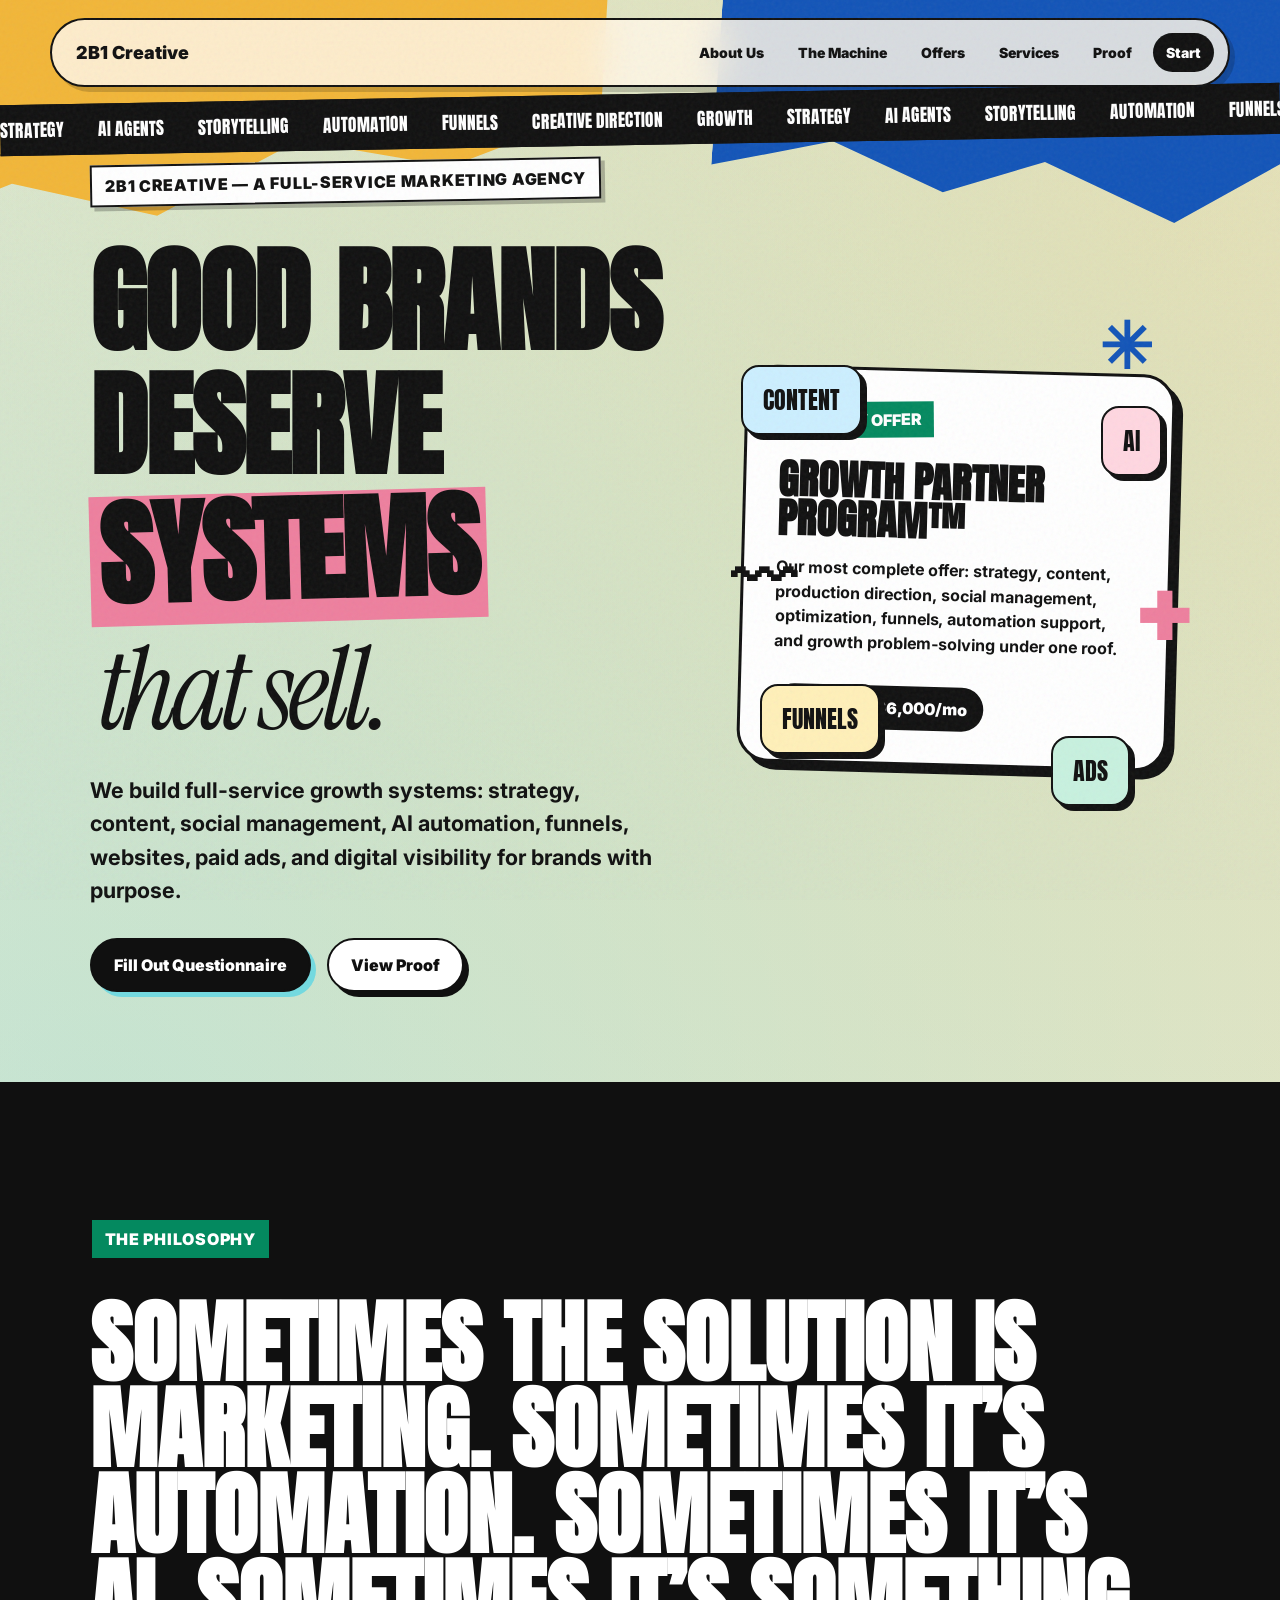
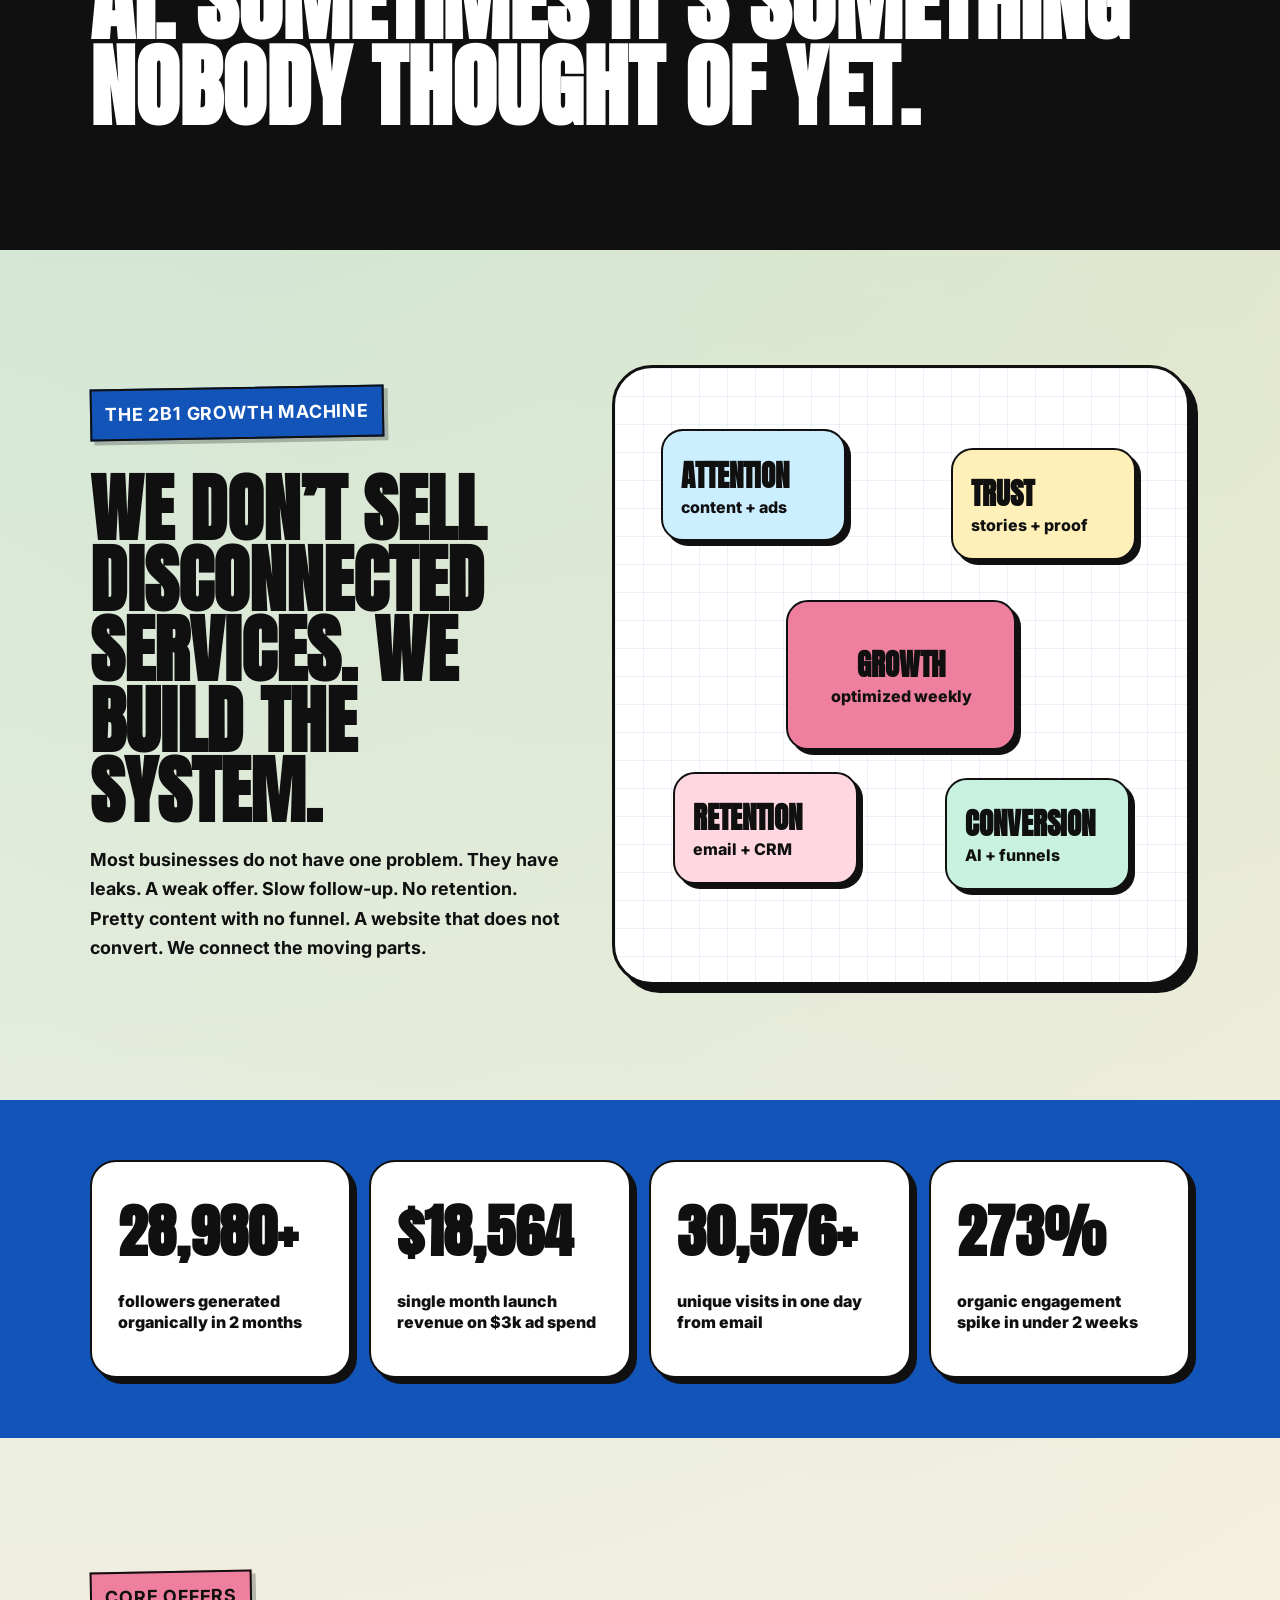
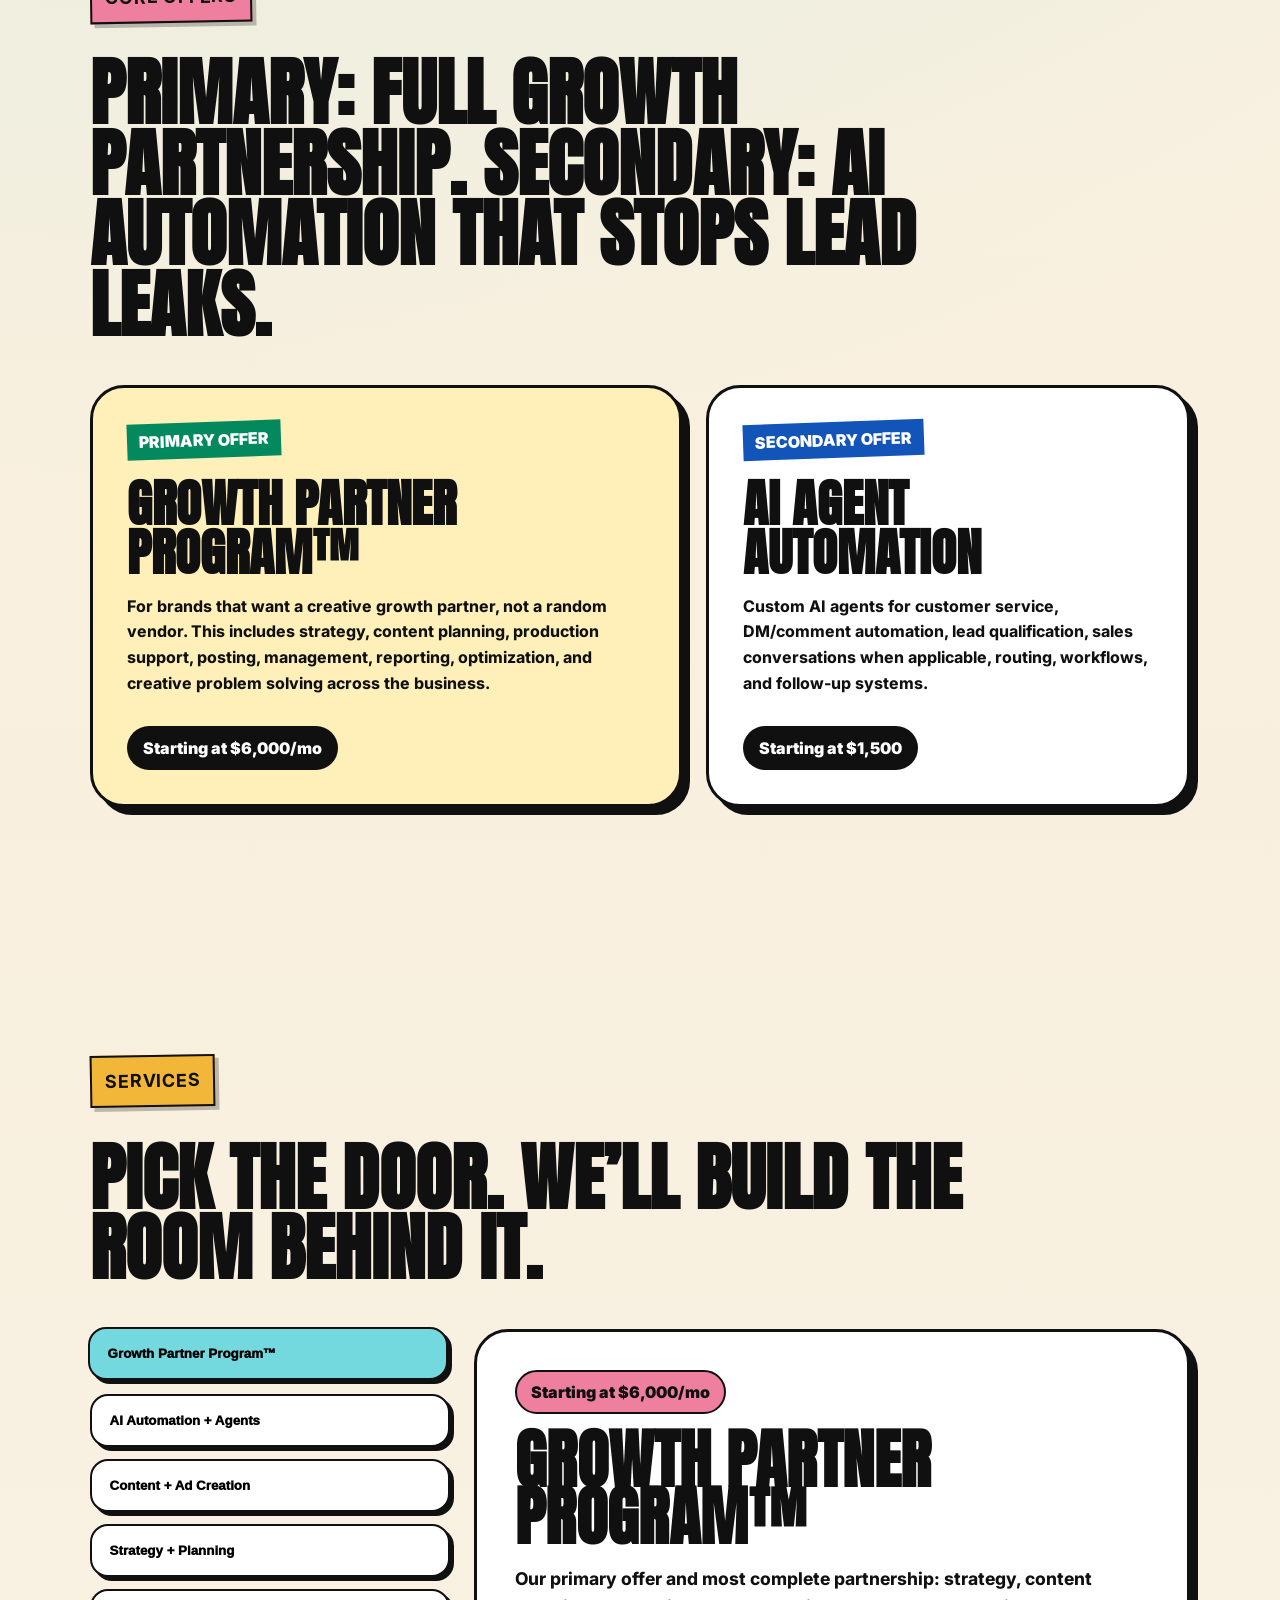
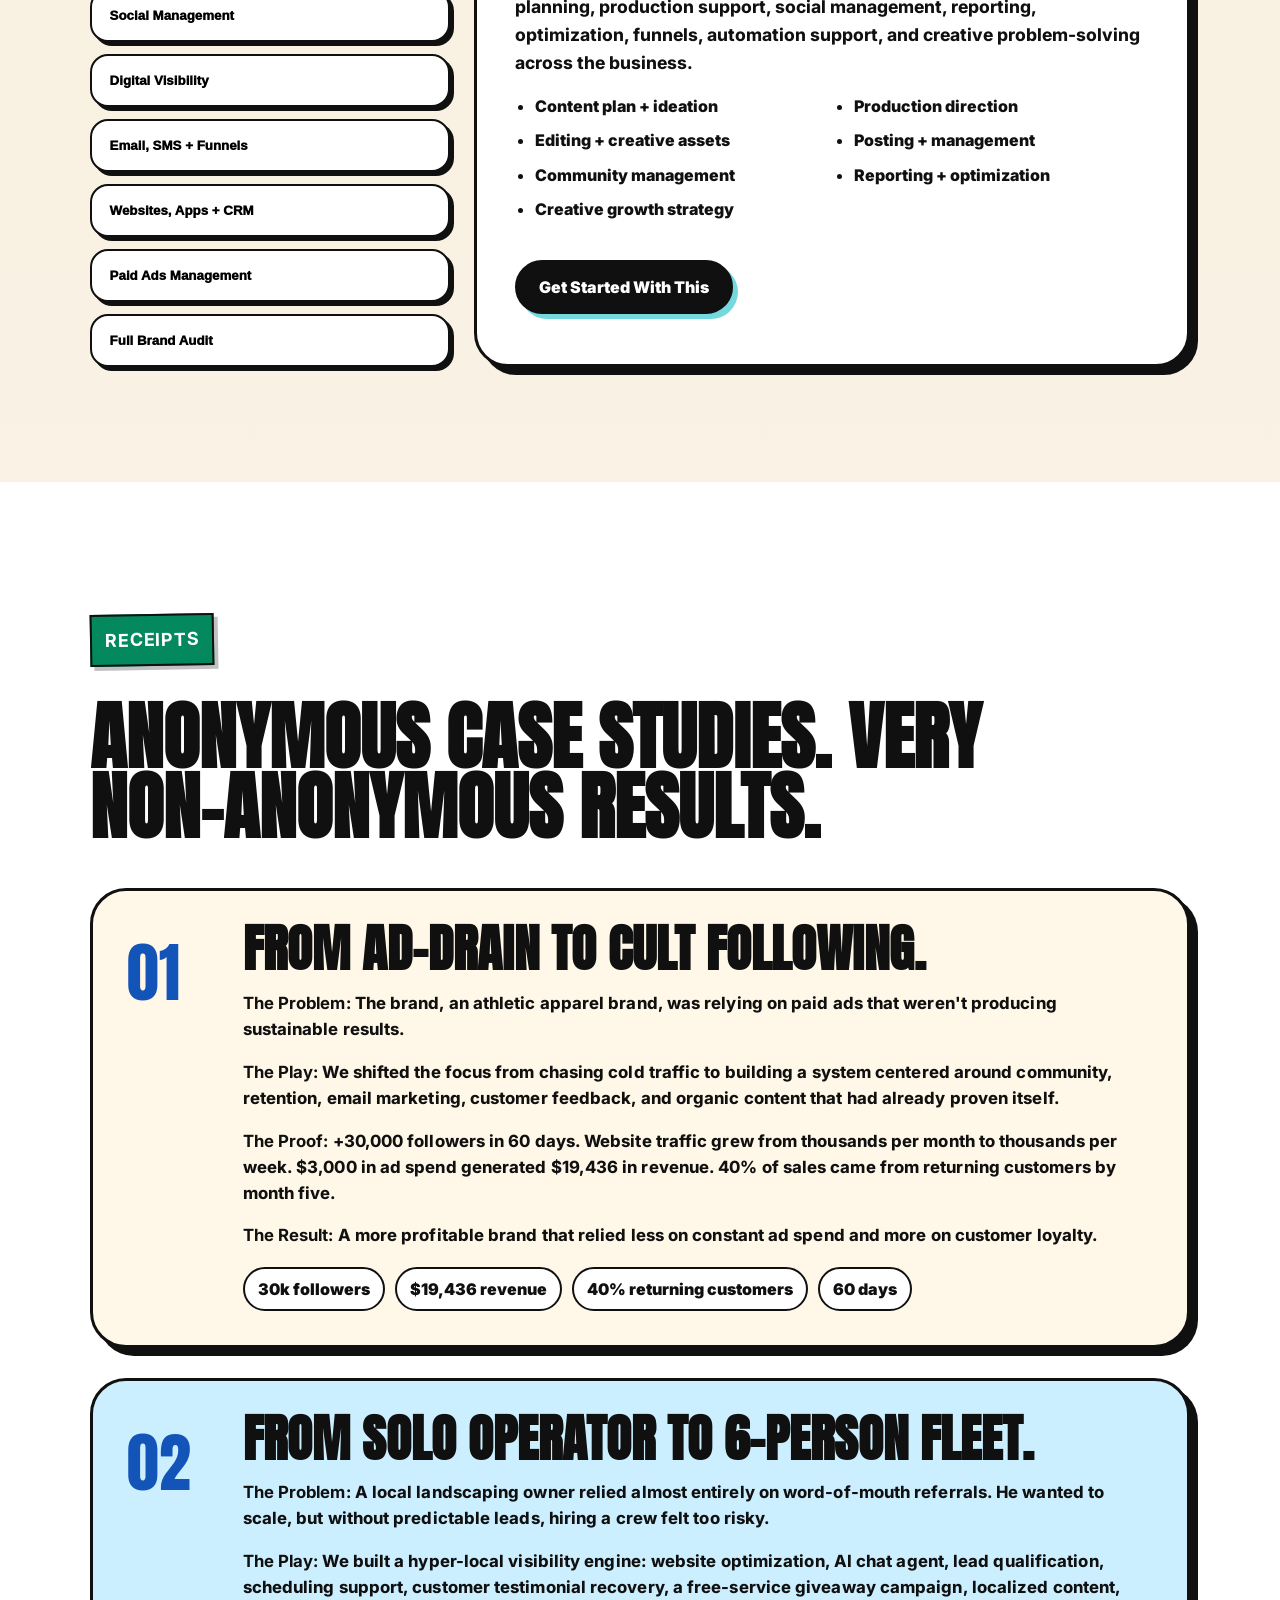
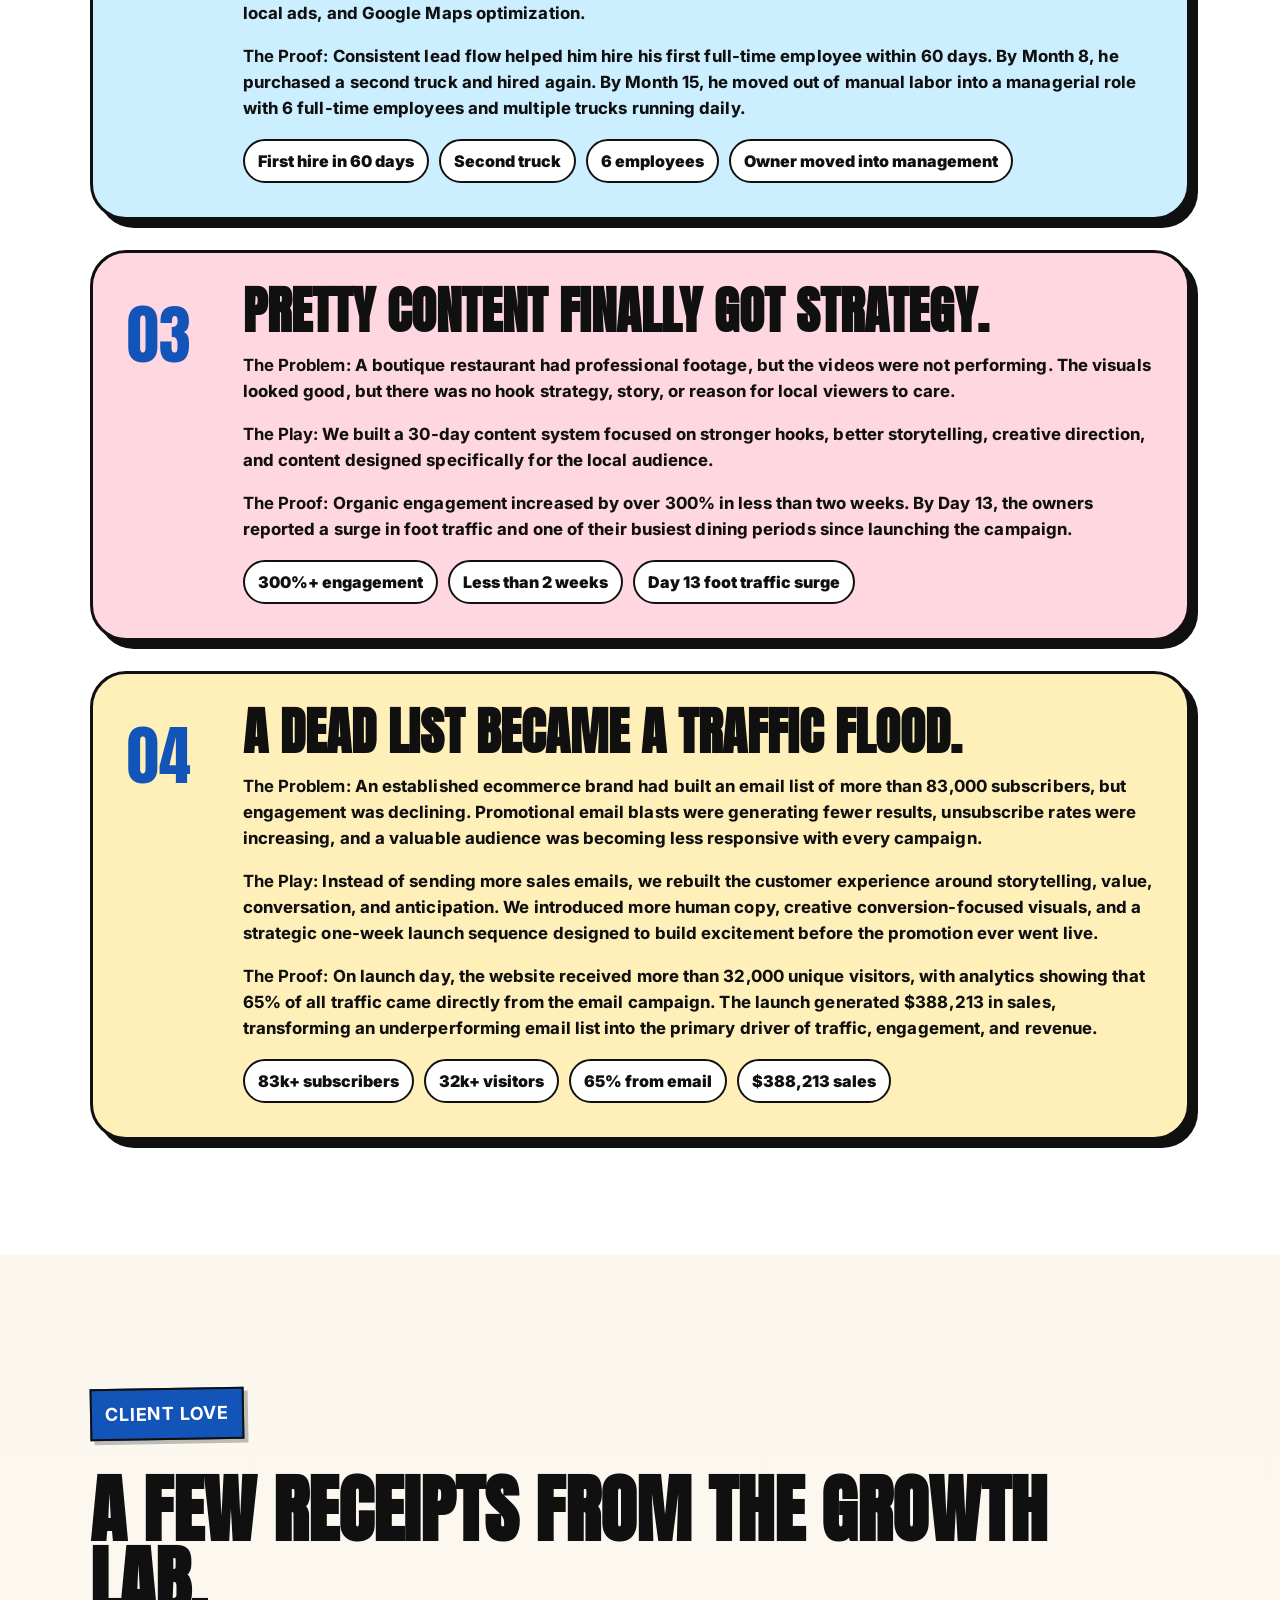
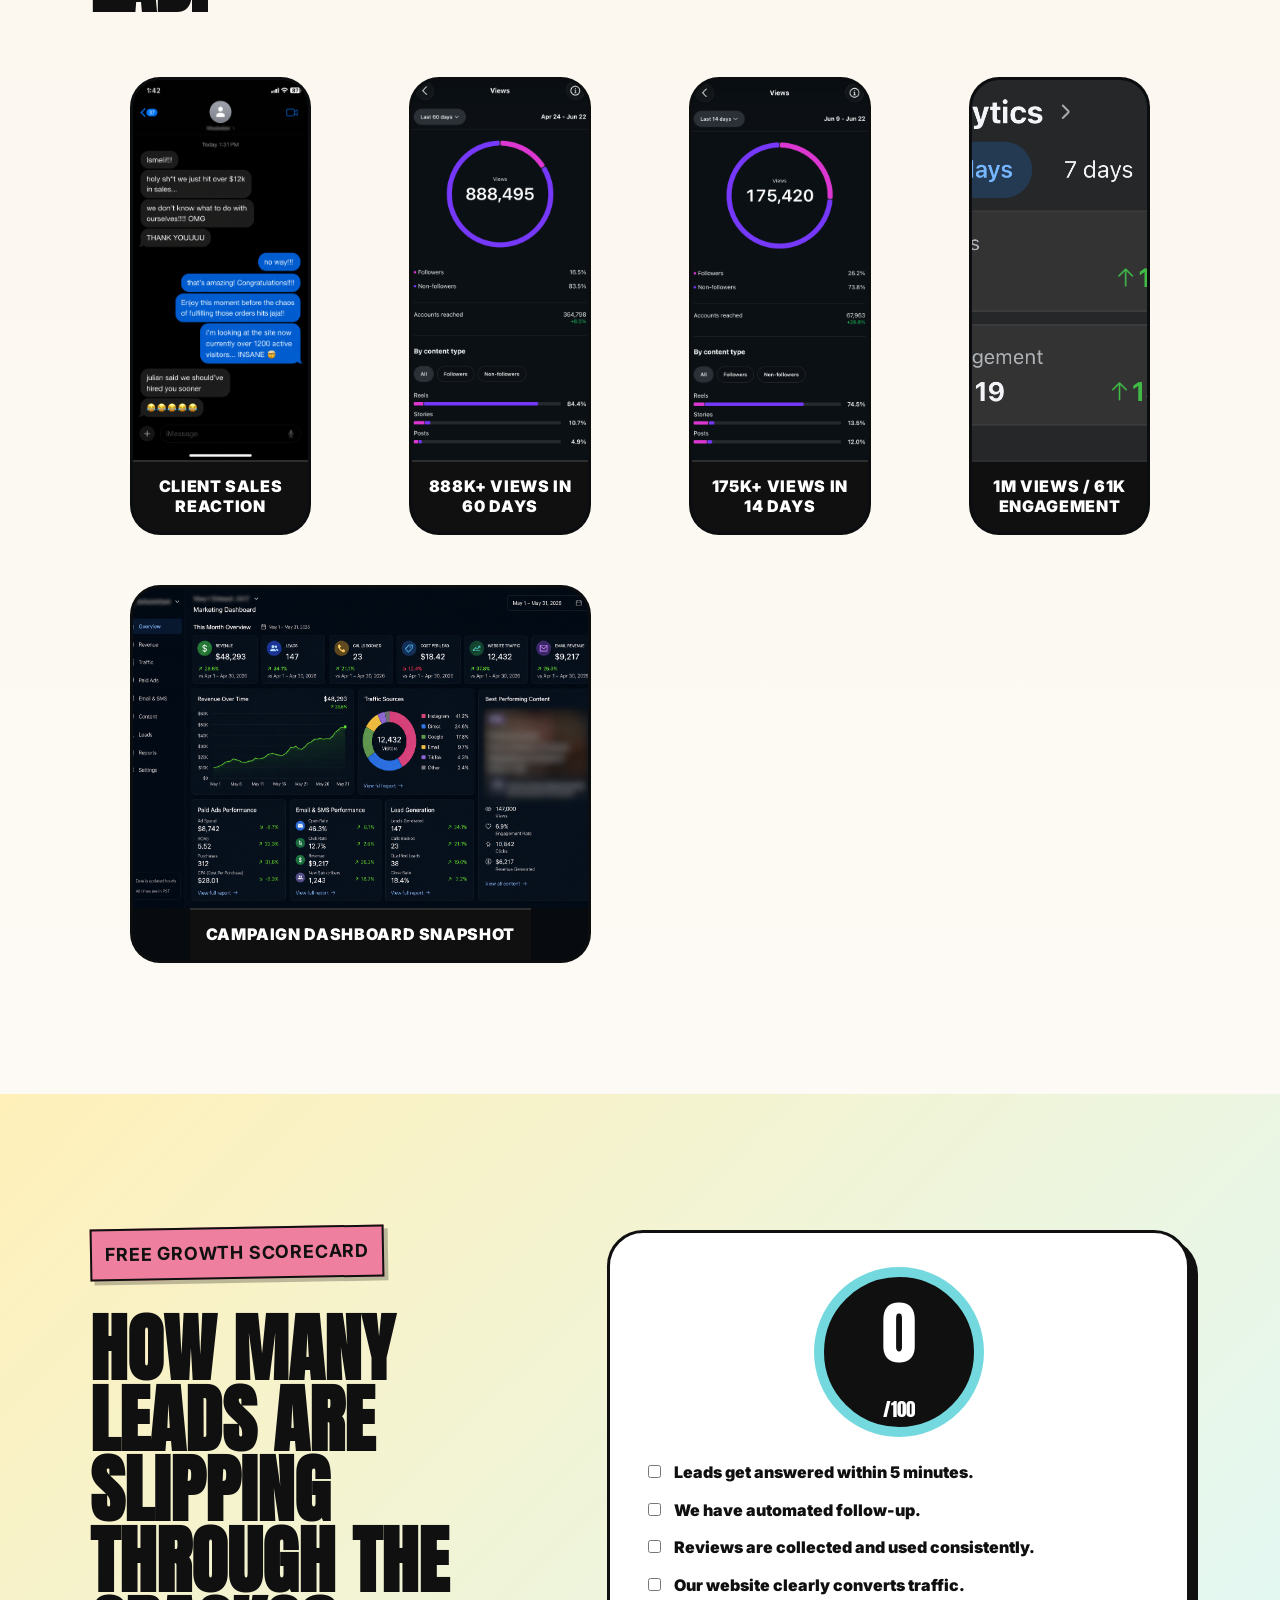
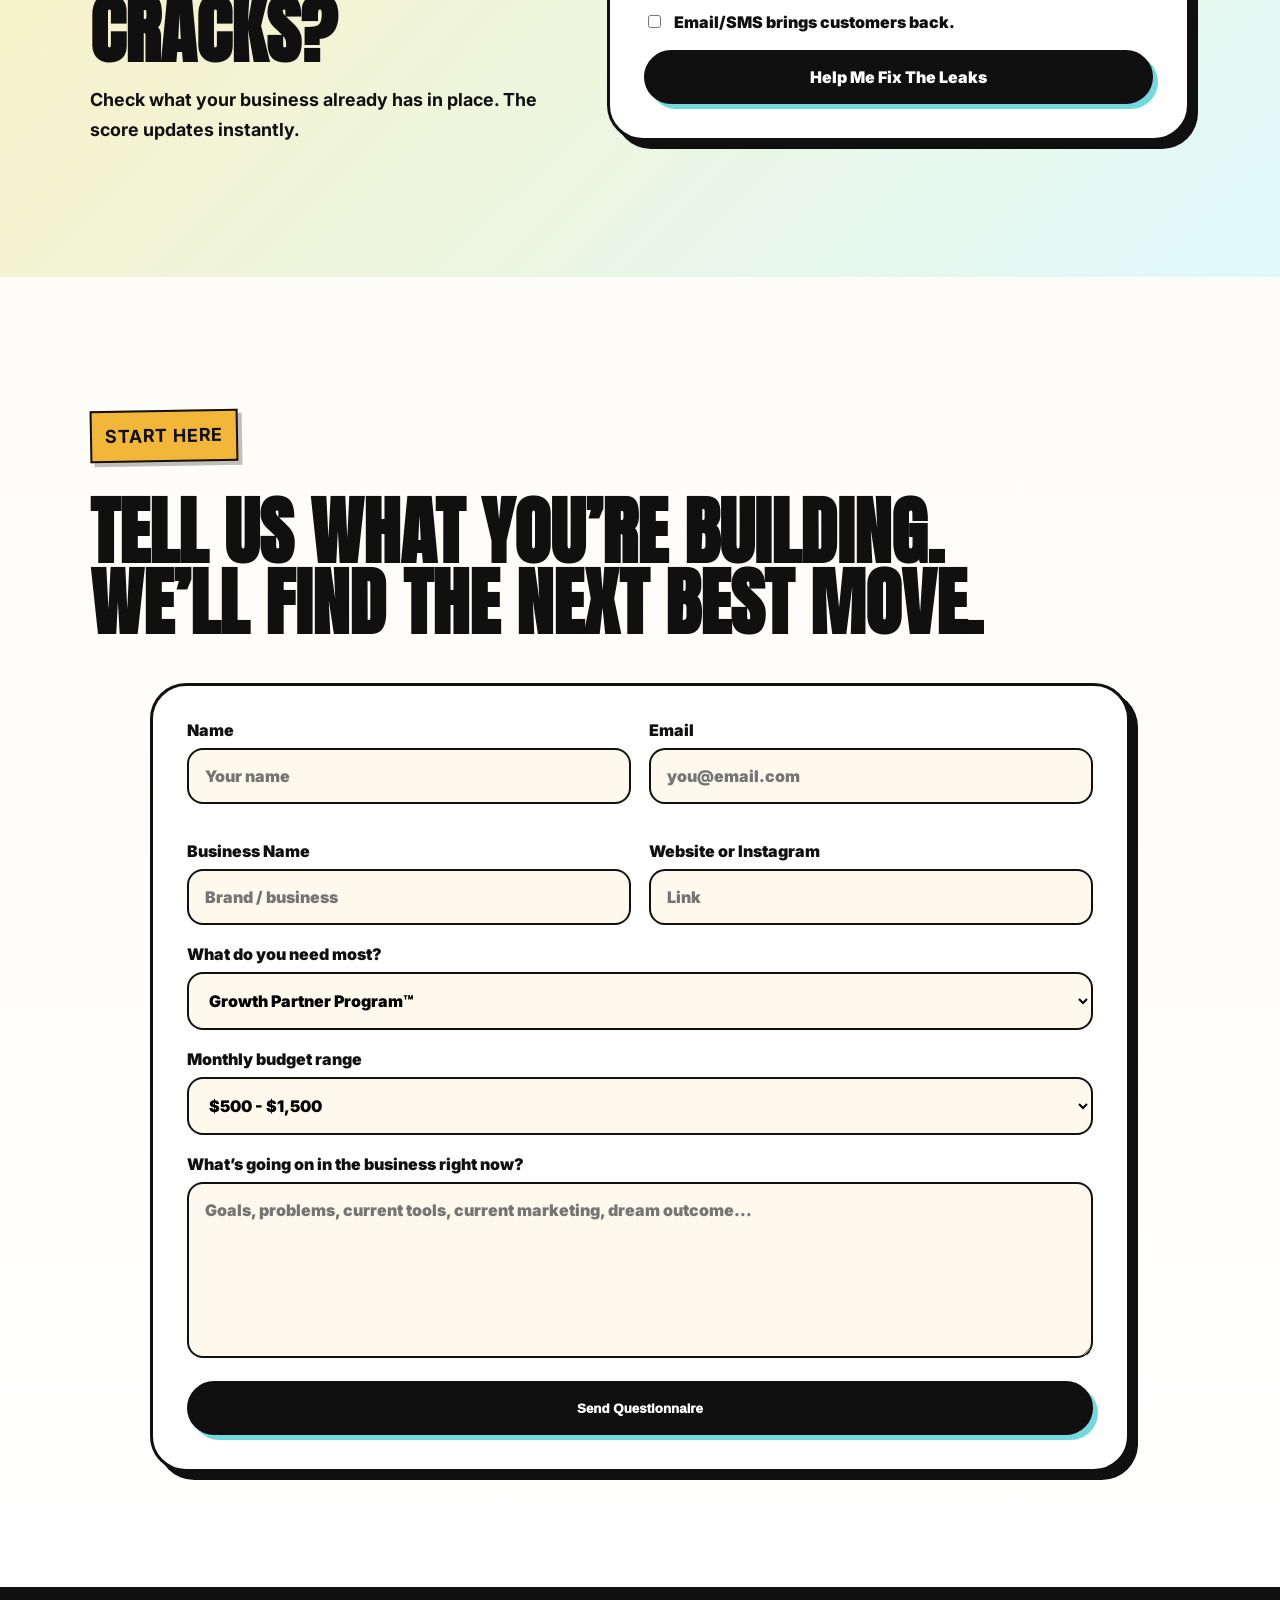
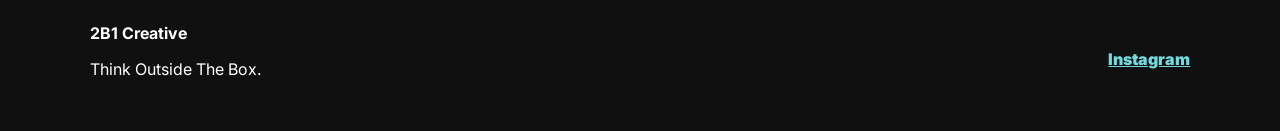
<file: index.html>
<!DOCTYPE html><html lang="en"><link rel="icon" type="image/png" href="assets/favicon.png"><link rel="icon" type="image/png" href="assets/favicon.png">

<link rel="apple-touch-icon" href="assets/favicon.png"><link rel="shortcut icon" href="assets/favicon.png"><head><meta charset="UTF-8"/><meta name="viewport" content="width=device-width, initial-scale=1.0"/><meta name="description" content="2B1 Creative is a full-service marketing agency building growth partner systems, AI automations, content, funnels, websites, and digital visibility for purpose-driven brands."/><title>2B1 Creative® | Growth Partner Program + AI Automation</title><link rel="preconnect" href="https://fonts.googleapis.com"><link rel="preconnect" href="https://fonts.gstatic.com" crossorigin><link href="https://fonts.googleapis.com/css2?family=Anton&family=Inter:wght@400;500;600;700;800;900&family=Instrument+Serif:ital@0;1&display=swap" rel="stylesheet"><link rel="stylesheet" href="css/style.css"/></head><body><div class="grain"></div><div class="progress"></div><nav class="nav"><a class="brand text-only" href="#top">2B1 Creative</a><button class="menu" aria-label="Open navigation">Menu</button><div class="links"><a href="about.html">About Us</a>
      <a href="#machine">The Machine</a><a href="#offers">Offers</a><a href="#services">Services</a><a href="#proof">Proof</a><a href="#questionnaire" class="pill">Start</a></div></nav><header id="top" class="hero"><div class="ripped blue-rip"></div><div class="ripped gold-rip"></div><div class="ticker top-ticker"><div><span>Strategy</span><span>AI Agents</span><span>Storytelling</span><span>Automation</span><span>Funnels</span><span>Creative Direction</span><span>Growth</span><span>Strategy</span><span>AI Agents</span><span>Storytelling</span><span>Automation</span><span>Funnels</span><span>Creative Direction</span><span>Growth</span></div></div><section class="hero-stage"><div class="hero-left reveal"><p class="stamp">2B1 Creative — A Full-Service Marketing Agency</p><h1><span class="line">Good brands</span><span class="line">deserve</span><span class="line collage"><b>systems</b><em>that sell.</em></span></h1><p class="hero-text">We build full-service growth systems: strategy, content, social management, AI automation, funnels, websites, paid ads, and digital visibility for brands with purpose.</p><div class="hero-actions"><a class="button black" href="#questionnaire">Fill Out Questionnaire</a><a class="button paper" href="#proof">View Proof</a></div></div><div class="hero-orbit reveal delay-1"><div class="orbit-card main-offer"><span class="label">Primary Offer</span><h2>Growth Partner Program™</h2><p>Our most complete offer: strategy, content, production direction, social management, optimization, funnels, automation support, and growth problem-solving under one roof.</p><strong class="price-pill">Starting at $6,000/mo</strong></div><div class="mini-card m1">Content</div><div class="mini-card m2">AI</div><div class="mini-card m3">Funnels</div><div class="mini-card m4">Ads</div><div class="scribble s1">✳</div><div class="scribble s2">〰</div><div class="scribble s3">✚</div></div></section></header><main><section class="manifesto"><div class="manifesto-wrap"><p class="eyebrow tape-green reveal">The Philosophy</p><h2 class="reveal">Sometimes the solution is marketing. Sometimes it’s automation. Sometimes it’s AI. Sometimes it’s something nobody thought of yet.</h2></div></section><section id="machine" class="machine"><div class="machine-copy reveal"><p class="eyebrow tape-blue">The 2B1 Growth Machine</p><h2>We don’t sell disconnected services. We build the system.</h2><p>Most businesses do not have one problem. They have leaks. A weak offer. Slow follow-up. No retention. Pretty content with no funnel. A website that does not convert. We connect the moving parts.</p></div><div class="machine-map reveal delay-1"><div class="node n1"><strong>Attention</strong><span>content + ads</span></div><div class="node n2"><strong>Trust</strong><span>stories + proof</span></div><div class="node n3"><strong>Conversion</strong><span>AI + funnels</span></div><div class="node n4"><strong>Retention</strong><span>email + CRM</span></div><div class="node center"><strong>Growth</strong><span>optimized weekly</span></div></div></section><section class="numbers"><div class="num reveal"><b><span class="counter" data-target="30000">0</span>+</b><p>followers generated organically in 2 months</p></div><div class="num reveal delay-1"><b>$<span class="counter" data-target="19436">0</span></b><p>single month launch revenue on $3k ad spend</p></div><div class="num reveal delay-2"><b><span class="counter" data-target="32000">0</span>+</b><p>unique visits in one day from email</p></div><div class="num reveal delay-3"><b><span class="counter" data-target="305">0</span>%</b><p>organic engagement spike in under 2 weeks</p></div></section><section id="offers" class="offers"><div class="section-head reveal"><p class="eyebrow tape-pink">Core Offers</p><h2>Primary: full growth partnership. Secondary: AI automation that stops lead leaks.</h2></div><div class="offer-layout"><article class="offer-panel primary-offer reveal offer-link" data-service-jump="growth" tabindex="0"><span class="label">Primary Offer</span><h3>Growth Partner Program™</h3><p>For brands that want a creative growth partner, not a random vendor. This includes strategy, content planning, production support, posting, management, reporting, optimization, and creative problem solving across the business.</p><strong>Starting at $6,000/mo</strong></article><article class="offer-panel reveal delay-1 offer-link" data-service-jump="ai" tabindex="0"><span class="label alt">Secondary Offer</span><h3>AI Agent Automation</h3><p>Custom AI agents for customer service, DM/comment automation, lead qualification, sales conversations when applicable, routing, workflows, and follow-up systems.</p><strong>Starting at $1,500</strong></article></div></section><section id="services" class="services"><div class="section-head reveal"><p class="eyebrow tape-yellow">Services</p><h2>Pick the door. We’ll build the room behind it.</h2></div><div class="service-showcase"><div class="service-tabs reveal"><button data-tab="growth" class="active">Growth Partner Program™</button><button data-tab="ai">AI Automation + Agents</button><button data-tab="content">Content + Ad Creation</button><button data-tab="strategy">Strategy + Planning</button><button data-tab="social">Social Management</button><button data-tab="visibility">Digital Visibility</button><button data-tab="funnels">Email, SMS + Funnels</button><button data-tab="web">Websites, Apps + CRM</button><button data-tab="ads">Paid Ads Management</button><button data-tab="audit">Full Brand Audit</button></div><div class="service-display reveal delay-1" id="serviceDisplay"></div></div></section><section id="proof" class="proof"><div class="section-head reveal"><p class="eyebrow tape-green">Receipts</p><h2>Anonymous case studies. Very non-anonymous results.</h2></div><div class="case-stack"><article class="case reveal">
          <div class="case-index">01</div>
          <div>
            <h3>From ad-drain to cult following.</h3>
            <p><b>The Problem:</b> The brand, an athletic apparel brand, was relying on paid ads that weren't producing sustainable results.</p>
            <p><b>The Play:</b> We shifted the focus from chasing cold traffic to building a system centered around community, retention, email marketing, customer feedback, and organic content that had already proven itself.</p>
            <p><b>The Proof:</b> +30,000 followers in 60 days. Website traffic grew from thousands per month to thousands per week. $3,000 in ad spend generated $19,436 in revenue. 40% of sales came from returning customers by month five.</p>
            <p><b>The Result:</b> A more profitable brand that relied less on constant ad spend and more on customer loyalty.</p>
            <div class="metrics"><span>30k followers</span><span>$19,436 revenue</span><span>40% returning customers</span><span>60 days</span></div>
          </div>
        </article><article class="case reveal"><div class="case-index">02</div><div><h3>From solo operator to 6-person fleet.</h3><p><b>The Problem:</b> A local landscaping owner relied almost entirely on word-of-mouth referrals. He wanted to scale, but without predictable leads, hiring a crew felt too risky.</p><p><b>The Play:</b> We built a hyper-local visibility engine: website optimization, AI chat agent, lead qualification, scheduling support, customer testimonial recovery, a free-service giveaway campaign, localized content, local ads, and Google Maps optimization.</p><p><b>The Proof:</b> Consistent lead flow helped him hire his first full-time employee within 60 days. By Month 8, he purchased a second truck and hired again. By Month 15, he moved out of manual labor into a managerial role with 6 full-time employees and multiple trucks running daily.</p><div class="metrics"><span>First hire in 60 days</span><span>Second truck</span><span>6 employees</span><span>Owner moved into management</span></div></div></article><article class="case reveal">
          <div class="case-index">03</div>
          <div>
            <h3>Pretty content finally got strategy.</h3>
            <p><b>The Problem:</b> A boutique restaurant had professional footage, but the videos were not performing. The visuals looked good, but there was no hook strategy, story, or reason for local viewers to care.</p>
            <p><b>The Play:</b> We built a 30-day content system focused on stronger hooks, better storytelling, creative direction, and content designed specifically for the local audience.</p>
            <p><b>The Proof:</b> Organic engagement increased by over 300% in less than two weeks. By Day 13, the owners reported a surge in foot traffic and one of their busiest dining periods since launching the campaign.</p>
            <div class="metrics"><span>300%+ engagement</span><span>Less than 2 weeks</span><span>Day 13 foot traffic surge</span></div>
          </div>
        </article><article class="case reveal">
          <div class="case-index">04</div>
          <div>
            <h3>A dead list became a traffic flood.</h3>
            <p><b>The Problem:</b> An established ecommerce brand had built an email list of more than 83,000 subscribers, but engagement was declining. Promotional email blasts were generating fewer results, unsubscribe rates were increasing, and a valuable audience was becoming less responsive with every campaign.</p>
            <p><b>The Play:</b> Instead of sending more sales emails, we rebuilt the customer experience around storytelling, value, conversation, and anticipation. We introduced more human copy, creative conversion-focused visuals, and a strategic one-week launch sequence designed to build excitement before the promotion ever went live.</p>
            <p><b>The Proof:</b> On launch day, the website received more than 32,000 unique visitors, with analytics showing that 65% of all traffic came directly from the email campaign. The launch generated $388,213 in sales, transforming an underperforming email list into the primary driver of traffic, engagement, and revenue.</p>
            <div class="metrics"><span>83k+ subscribers</span><span>32k+ visitors</span><span>65% from email</span><span>$388,213 sales</span></div>
          </div>
        </article></div></section><section class="receipts"><div class="section-head reveal"><p class="eyebrow tape-blue">Client Love</p><h2>A few receipts from the growth lab.</h2></div><div class="receipt-grid client-proof-grid">
        <figure class="receipt proof-img reveal">
          <img src="assets/client-text-proof.png" alt="Client text reaction celebrating sales results">
          <figcaption>Client sales reaction</figcaption>
        </figure>
        <figure class="receipt proof-img tall reveal delay-1">
          <img src="assets/views-60-days-proof.png" alt="Instagram analytics showing 888,495 views in 60 days">
          <figcaption>888k+ views in 60 days</figcaption>
        </figure>
        <figure class="receipt proof-img reveal delay-2">
          <img src="assets/views-14-days-proof.png" alt="Instagram analytics showing 175,420 views in 14 days">
          <figcaption>175k+ views in 14 days</figcaption>
        </figure>
        <figure class="receipt proof-img reveal delay-3">
          <img src="assets/analytics-growth-proof.png" alt="Analytics showing 1M views and 61,119 engagement">
          <figcaption>1M views / 61k engagement</figcaption>
        </figure>
        <figure class="receipt proof-img wide reveal delay-2">
          <img src="assets/marketing-dashboard-proof.png" alt="Marketing dashboard with revenue, leads, traffic, email, and content performance">
          <figcaption>Campaign dashboard snapshot</figcaption>
        </figure>
      </div>
    </section><section class="scorecard"><div class="score-copy reveal"><p class="eyebrow tape-pink">Free Growth Scorecard</p><h2>How many leads are slipping through the cracks?</h2><p>Check what your business already has in place. The score updates instantly.</p></div><div class="score-box reveal delay-1"><div class="dial"><span id="score">0</span><small>/100</small></div><label><input class="check" type="checkbox"> Leads get answered within 5 minutes.</label><label><input class="check" type="checkbox"> We have automated follow-up.</label><label><input class="check" type="checkbox"> Reviews are collected and used consistently.</label><label><input class="check" type="checkbox"> Our website clearly converts traffic.</label><label><input class="check" type="checkbox"> Email/SMS brings customers back.</label><a href="#questionnaire" class="button black full">Help Me Fix The Leaks</a></div></section><section id="questionnaire" class="questionnaire"><div class="section-head reveal"><p class="eyebrow tape-yellow">Start Here</p><h2>Tell us what you’re building. We’ll find the next best move.</h2></div><form id="leadForm" class="lead-form reveal" name="lead-questionnaire" method="POST" data-netlify="true" netlify-honeypot="bot-field" action="/thank-you.html"><input type="hidden" name="form-name" value="lead-questionnaire">
        <p class="hidden-field"><label>Don’t fill this out if you’re human: <input name="bot-field"></label></p>
        <div class="form-grid"><label>Name<input name="name" required placeholder="Your name"></label><label>Email<input name="email" required type="email" placeholder="you@email.com"></label><label>Business Name<input name="business" placeholder="Brand / business"></label><label>Website or Instagram<input name="website" placeholder="Link"></label></div><label>What do you need most?<select name="need"><option>Growth Partner Program™</option><option>AI agent for customer service and sales</option><option>Content creation</option><option>Social media management</option><option>Email, SMS marketing / funnels</option><option>Website / app / CRM</option><option>Paid ads management</option><option>Full brand audit</option></select></label><label>Monthly budget range<select name="budget"><option>$500 - $1,500</option><option>$1,500 - $3,000</option><option>$3,000 - $6,000</option><option>$6,000 - $10,000</option><option>$10,000+</option><option>Not sure yet</option></select></label><label>What’s going on in the business right now?<textarea name="message" rows="7" placeholder="Goals, problems, current tools, current marketing, dream outcome..."></textarea></label><button class="button black full" type="submit">Send Questionnaire</button></form></section></main><footer class="footer"><div><strong>2B1 Creative</strong><p>Think Outside The Box.</p></div><a href="https://www.instagram.com/2b1creative.com" target="_blank" rel="noopener">Instagram</a></footer><script src="js/main.js"></script></body></html>
</file>
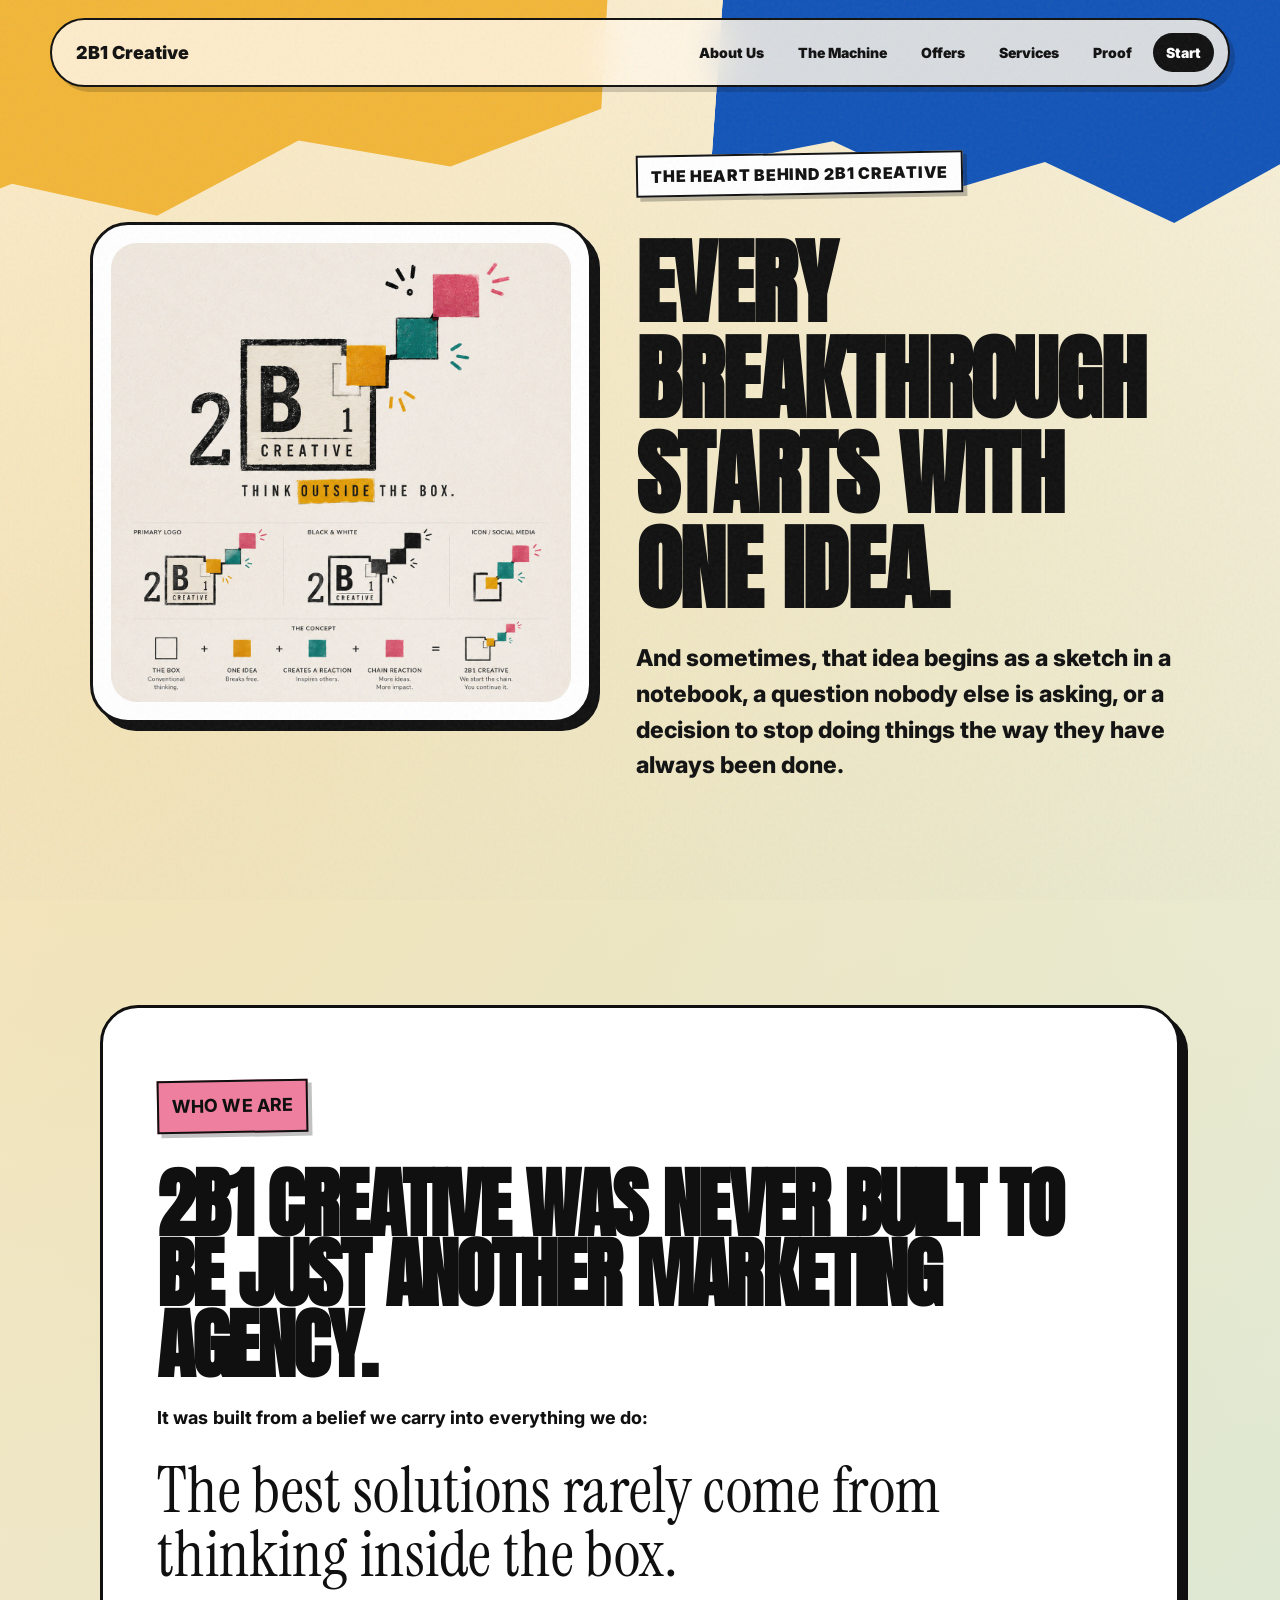
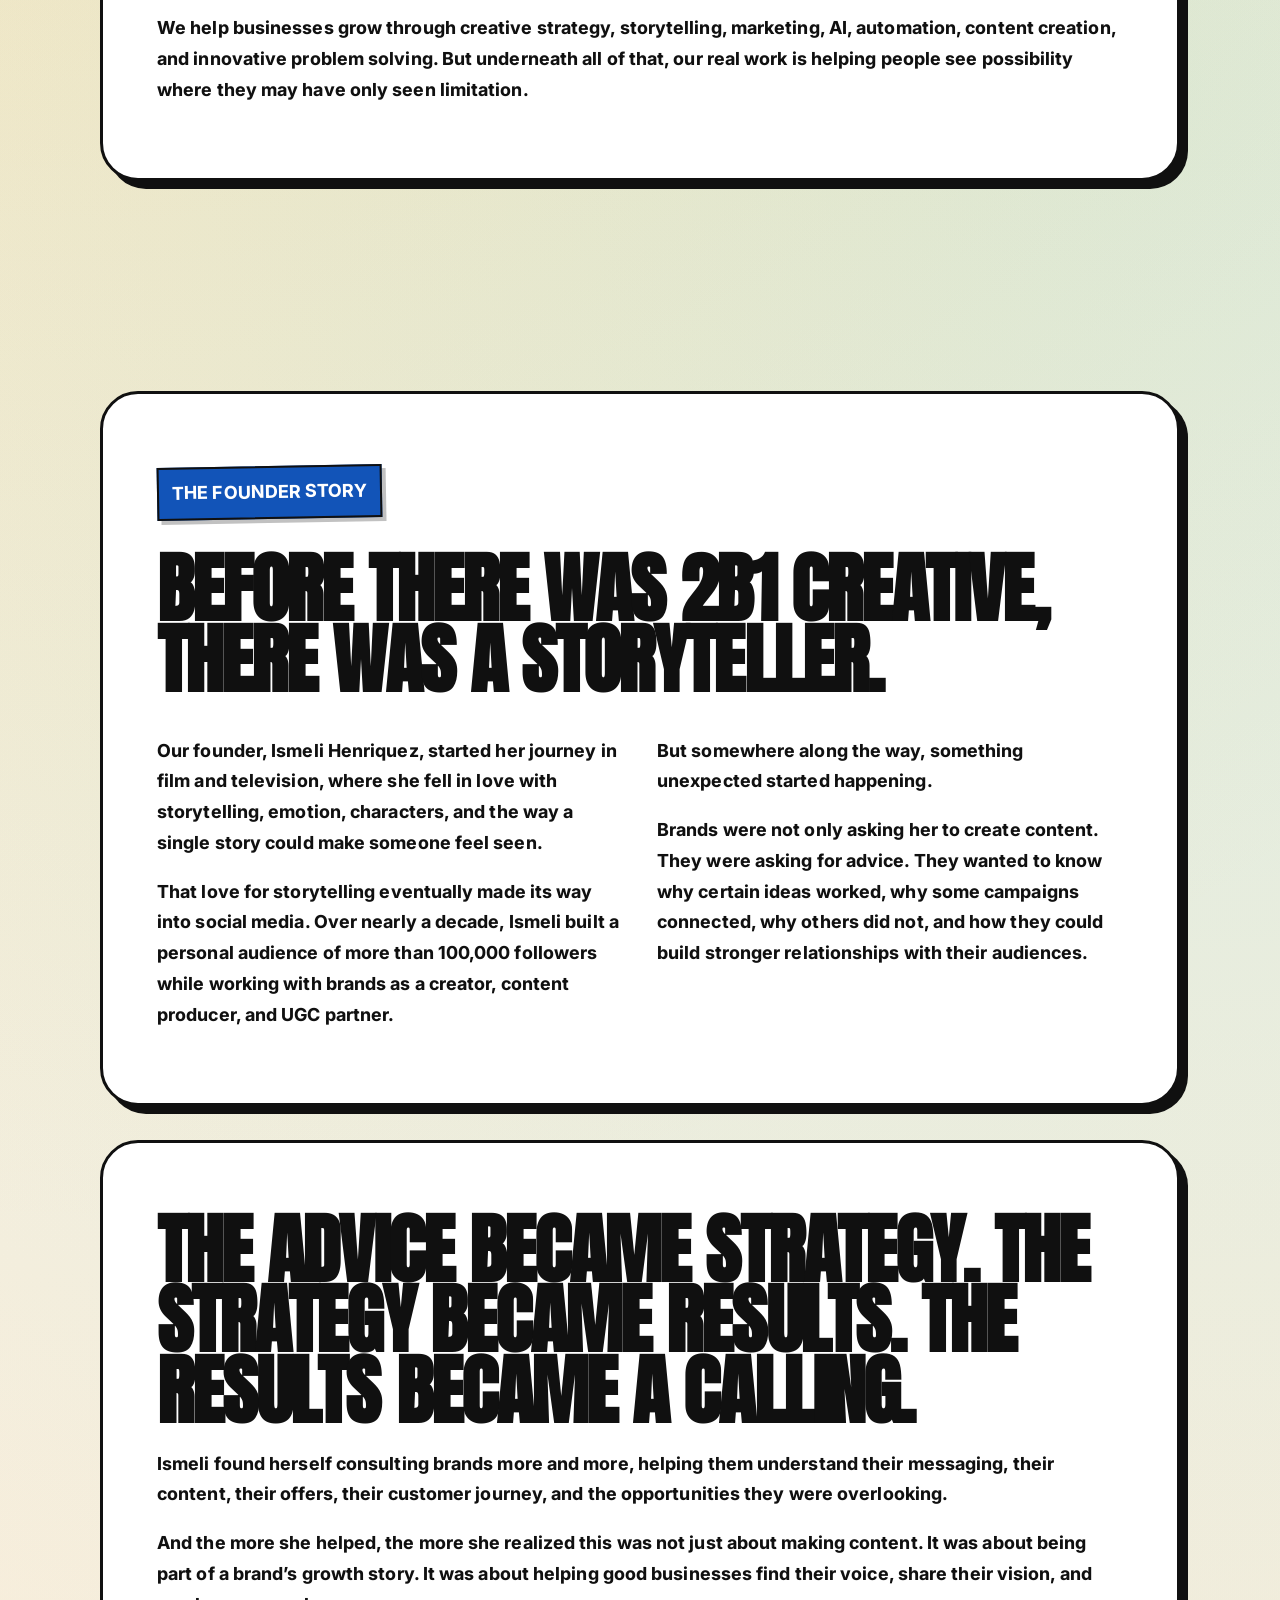
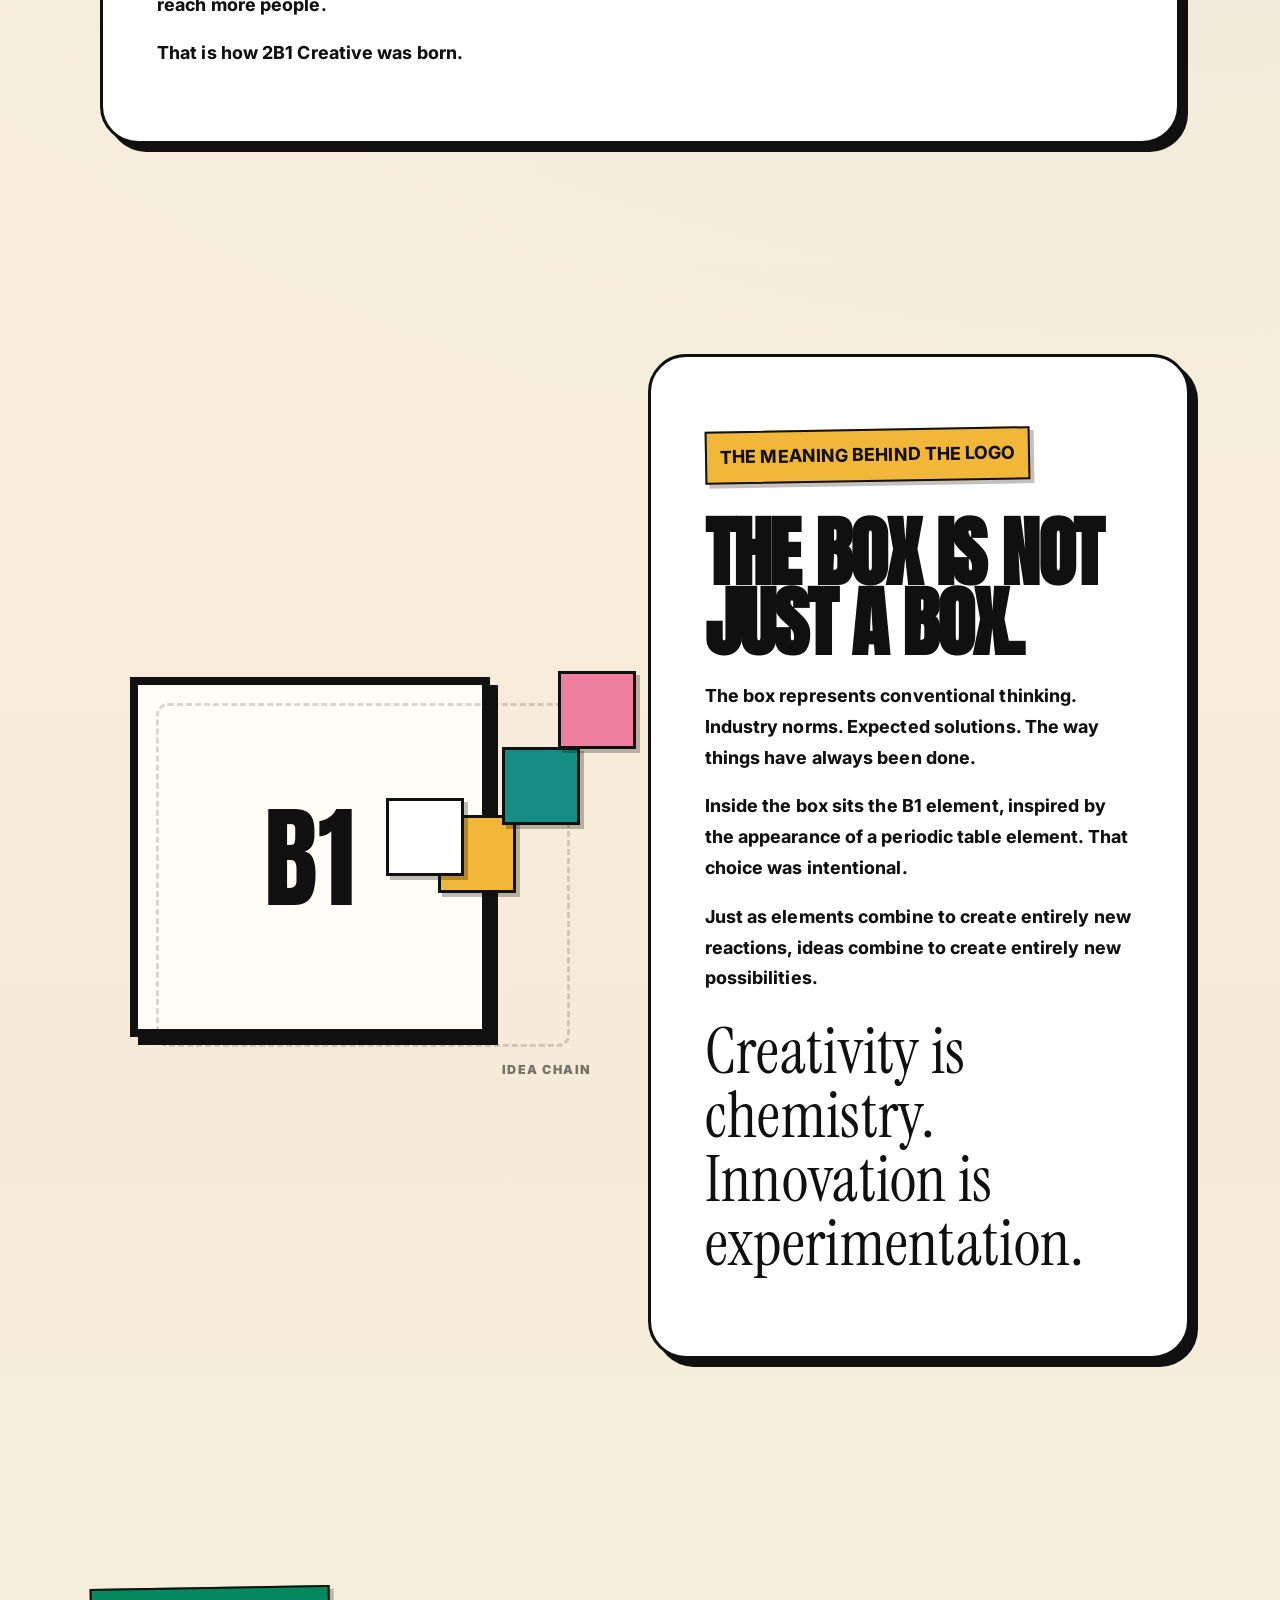
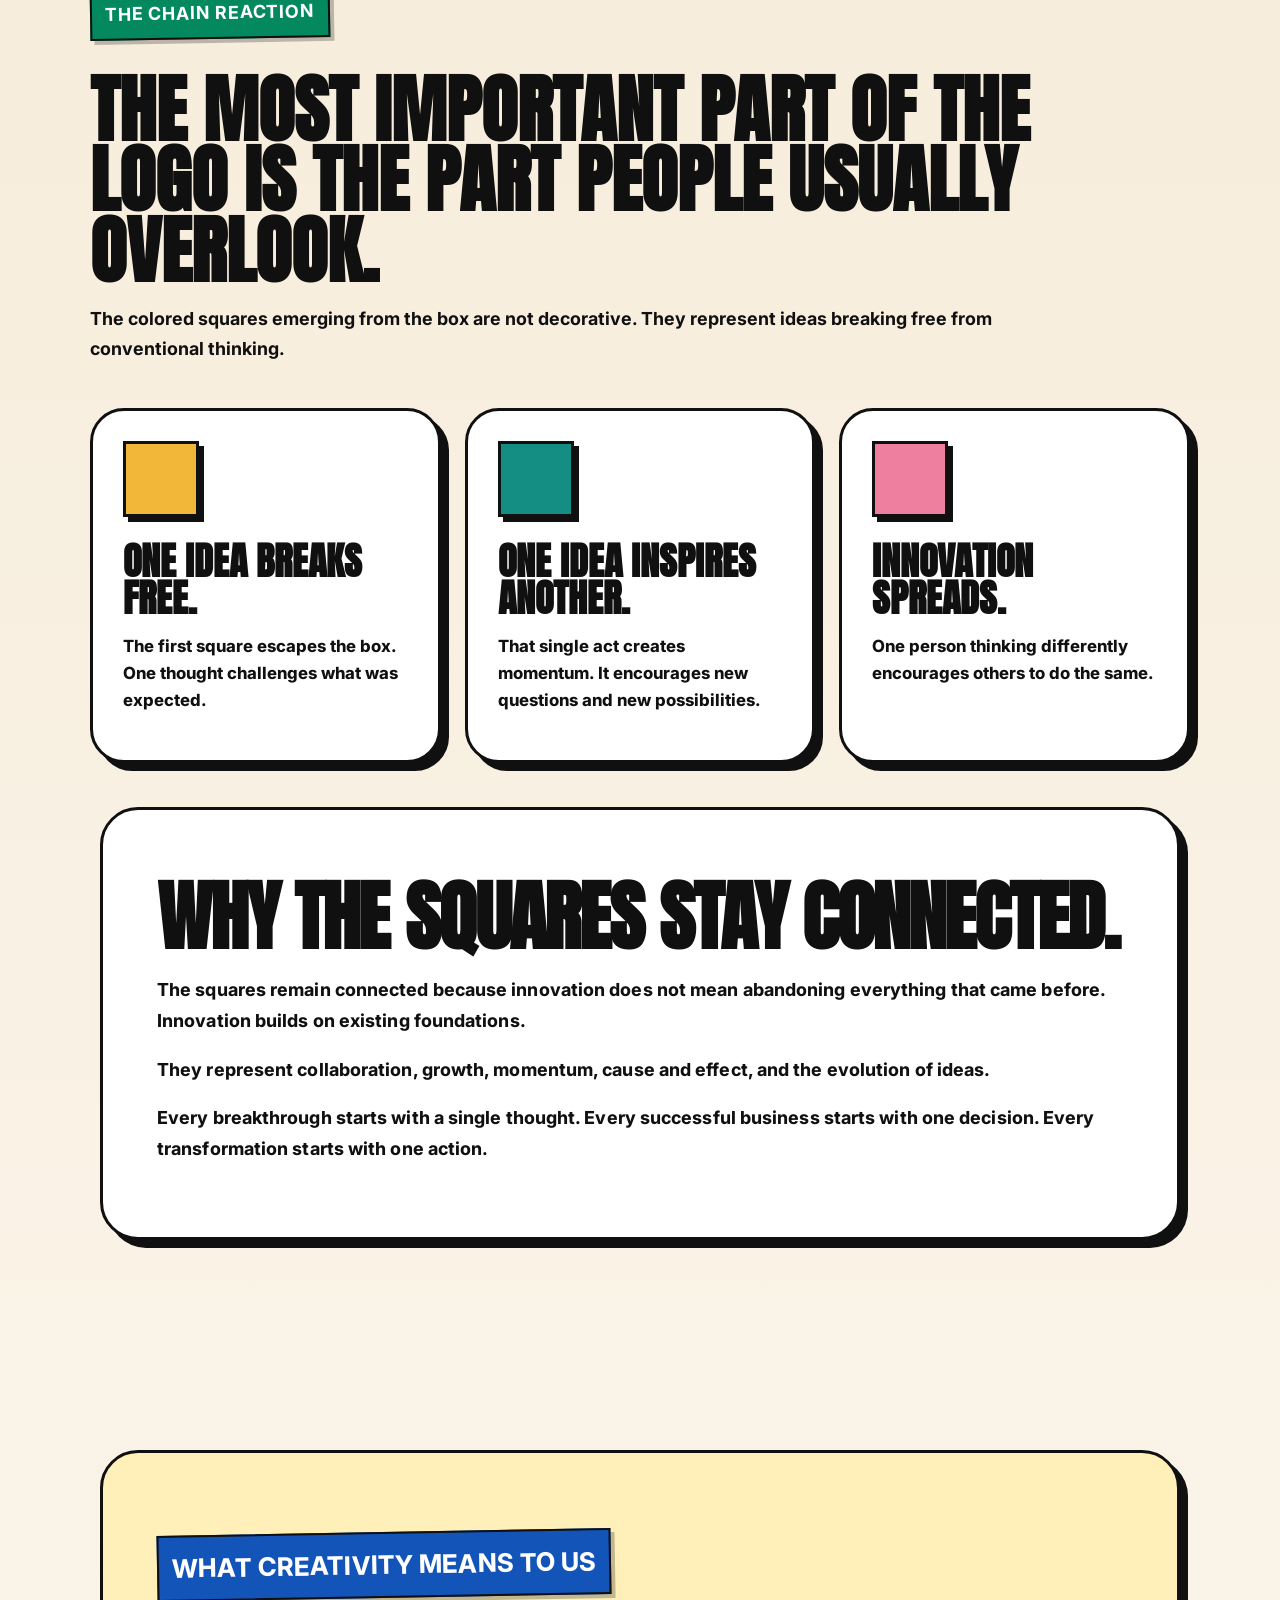
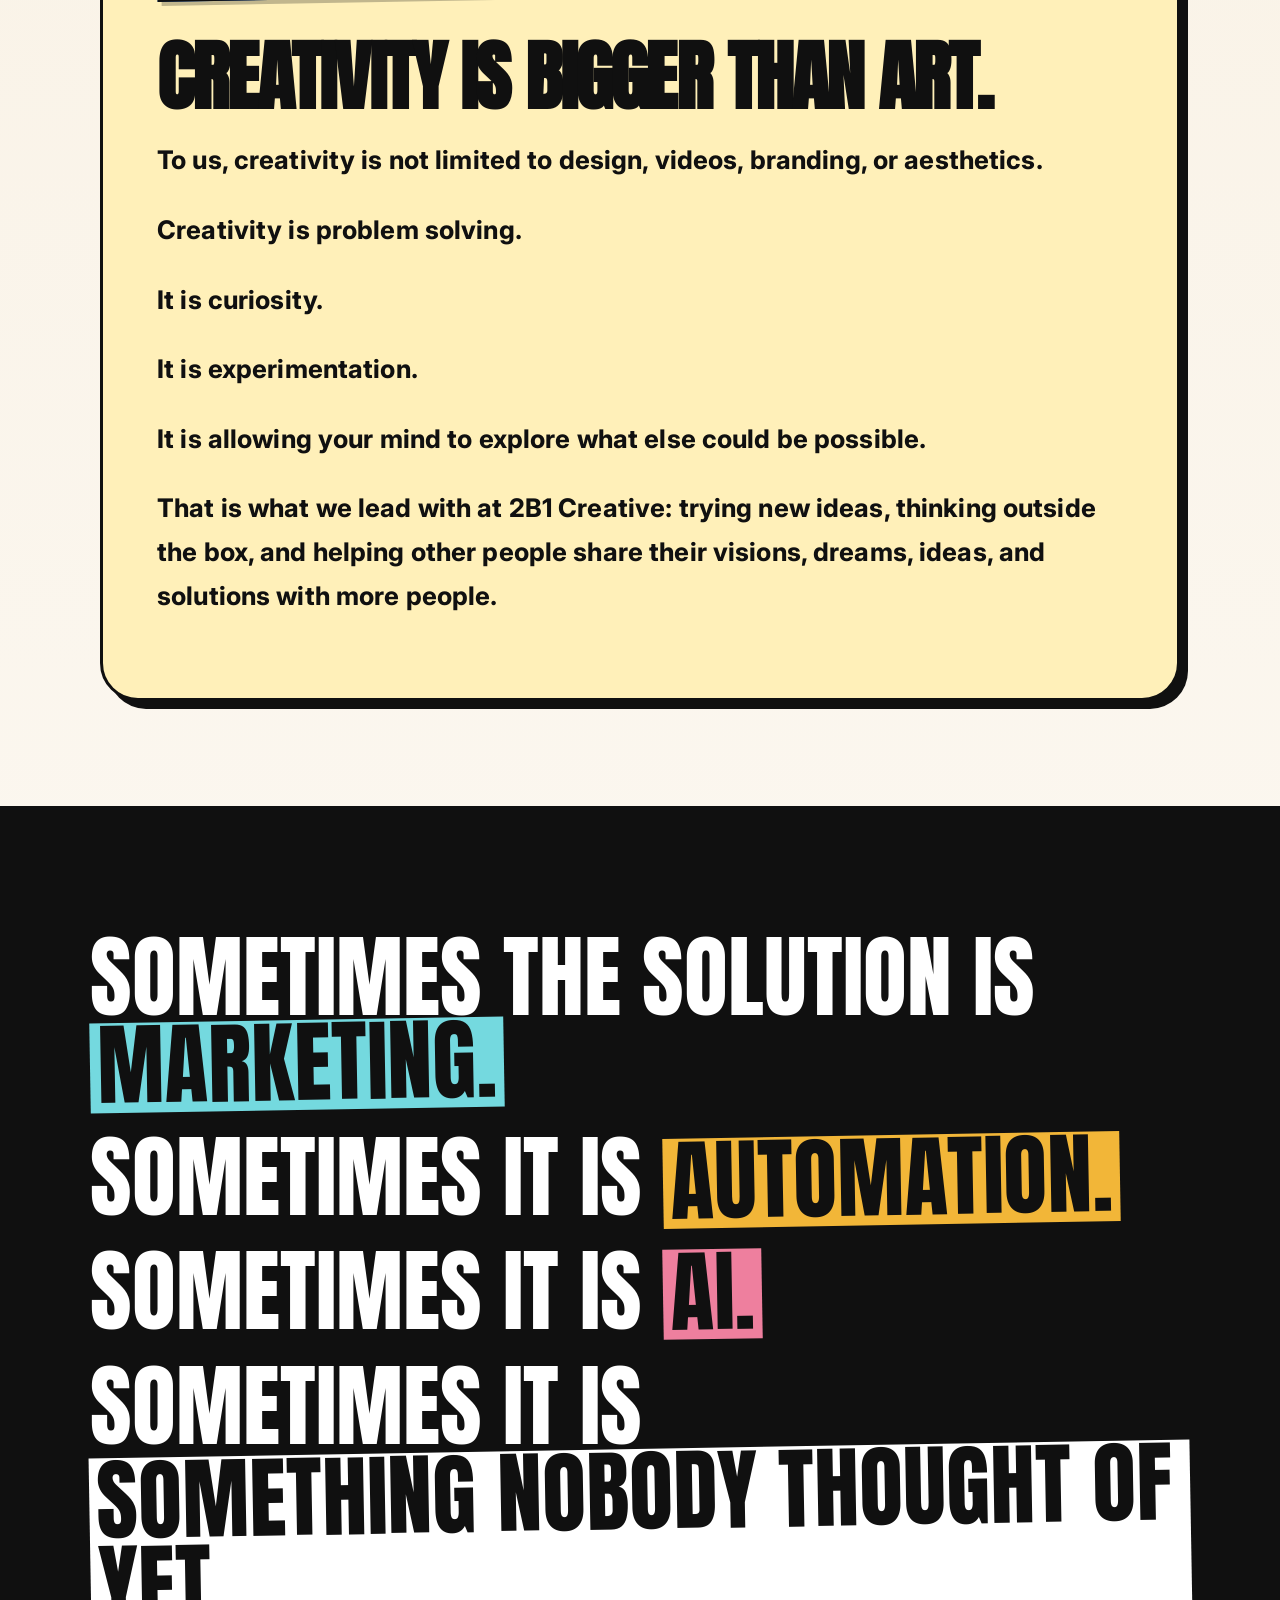
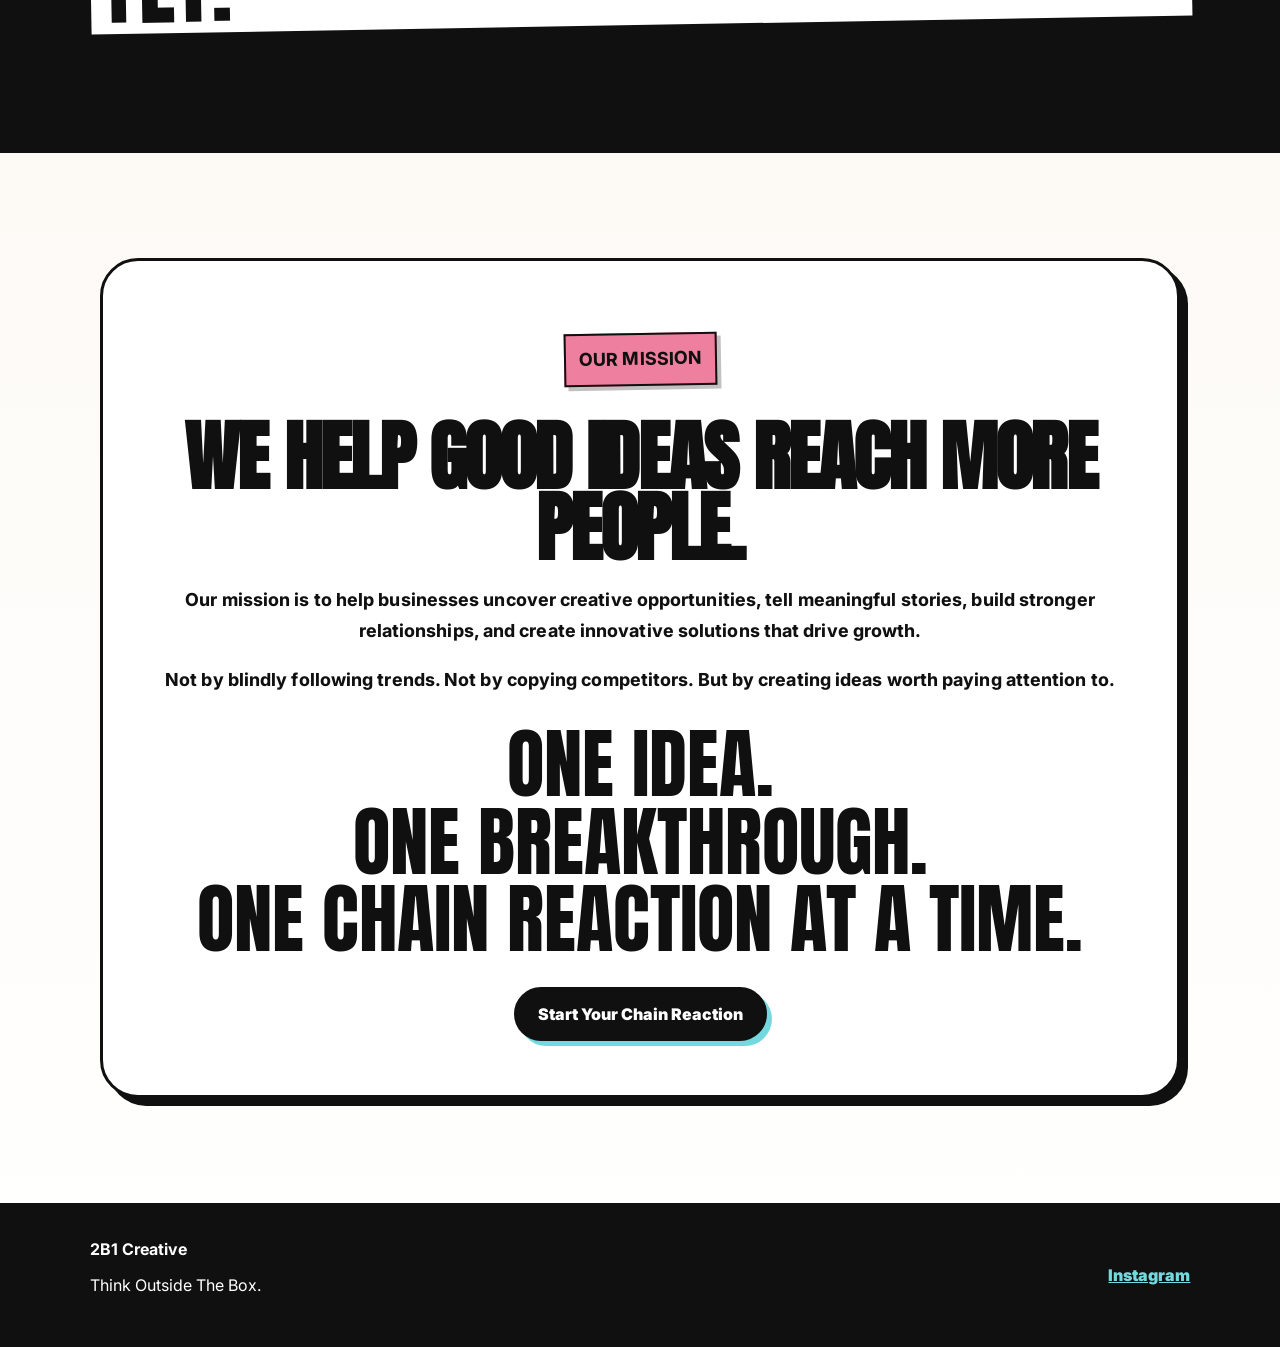
<file: about.html>
<!DOCTYPE html>
<html lang="en">
<head>
  <meta charset="UTF-8" />
  <meta name="viewport" content="width=device-width, initial-scale=1.0" />
  <meta name="description" content="The founder story, brand meaning, and Think Outside The Box philosophy behind 2B1 Creative." />
  <title>About 2B1 Creative | Think Outside The Box</title>
  <link rel="preconnect" href="https://fonts.googleapis.com">
  <link rel="preconnect" href="https://fonts.gstatic.com" crossorigin>
  <link href="https://fonts.googleapis.com/css2?family=Anton&family=Bebas+Neue&family=Inter:wght@400;500;600;700;800;900&family=Instrument+Serif:ital@0;1&display=swap" rel="stylesheet">
  <link rel="stylesheet" href="css/style.css" />
</head>
<body class="about-page">
  <div class="grain" aria-hidden="true"></div>
  <div class="progress" aria-hidden="true"></div>

  <nav class="nav">
    <a class="brand text-only" href="index.html">2B1 Creative</a>
    <button class="menu" aria-label="Open navigation">Menu</button>
    <div class="links">
      <a href="about.html">About Us</a>
      <a href="index.html#machine">The Machine</a>
      <a href="index.html#offers">Offers</a>
      <a href="index.html#services">Services</a>
      <a href="index.html#proof">Proof</a>
      <a href="index.html#questionnaire" class="pill">Start</a>
    </div>
  </nav>

  <header class="about-emotional-hero">
    <div class="ripped blue-rip"></div>
    <div class="ripped gold-rip"></div>
    <div class="about-logo-frame reveal">
      <img src="assets/brand-story-logo.png" alt="2B1 Creative logo concept and Think Outside The Box meaning">
    </div>
    <div class="about-hero-copy reveal delay-1">
      <p class="stamp">The Heart Behind 2B1 Creative</p>
      <h1>Every breakthrough starts with one idea.</h1>
      <p>And sometimes, that idea begins as a sketch in a notebook, a question nobody else is asking, or a decision to stop doing things the way they have always been done.</p>
    </div>
  </header>

  <main>
    <section class="letter-section">
      <div class="letter-wrap reveal">
        <p class="eyebrow tape-pink">Who We Are</p>
        <h2>2B1 Creative was never built to be just another marketing agency.</h2>
        <p>It was built from a belief we carry into everything we do:</p>
        <p class="big-line">The best solutions rarely come from thinking inside the box.</p>
        <p>We help businesses grow through creative strategy, storytelling, marketing, AI, automation, content creation, and innovative problem solving. But underneath all of that, our real work is helping people see possibility where they may have only seen limitation.</p>
      </div>
    </section>

    <section class="founder-story-section">
      <div class="founder-card reveal">
        <p class="eyebrow tape-blue">The Founder Story</p>
        <h2>Before there was 2B1 Creative, there was a storyteller.</h2>
        <div class="story-columns">
          <div>
            <p>Our founder, Ismeli Henriquez, started her journey in film and television, where she fell in love with storytelling, emotion, characters, and the way a single story could make someone feel seen.</p>
            <p>That love for storytelling eventually made its way into social media. Over nearly a decade, Ismeli built a personal audience of more than 100,000 followers while working with brands as a creator, content producer, and UGC partner.</p>
          </div>
          <div>
            <p>But somewhere along the way, something unexpected started happening.</p>
            <p>Brands were not only asking her to create content. They were asking for advice. They wanted to know why certain ideas worked, why some campaigns connected, why others did not, and how they could build stronger relationships with their audiences.</p>
          </div>
        </div>
      </div>

      <div class="founder-card reveal">
        <h2>The advice became strategy. The strategy became results. The results became a calling.</h2>
        <p>Ismeli found herself consulting brands more and more, helping them understand their messaging, their content, their offers, their customer journey, and the opportunities they were overlooking.</p>
        <p>And the more she helped, the more she realized this was not just about making content. It was about being part of a brand’s growth story. It was about helping good businesses find their voice, share their vision, and reach more people.</p>
        <p>That is how 2B1 Creative was born.</p>
      </div>
    </section>

    <section class="box-story-section">
      <div class="box-visual reveal">
        <div class="animated-box">
          <span class="box-core">B1</span>
          <i class="sq sq1"></i>
          <i class="sq sq2"></i>
          <i class="sq sq3"></i>
          <i class="sq sq4"></i>
        </div>
      </div>
      <div class="box-copy reveal delay-1">
        <p class="eyebrow tape-yellow">The Meaning Behind The Logo</p>
        <h2>The box is not just a box.</h2>
        <p>The box represents conventional thinking. Industry norms. Expected solutions. The way things have always been done.</p>
        <p>Inside the box sits the B1 element, inspired by the appearance of a periodic table element. That choice was intentional.</p>
        <p>Just as elements combine to create entirely new reactions, ideas combine to create entirely new possibilities.</p>
        <p class="big-line">Creativity is chemistry. Innovation is experimentation.</p>
      </div>
    </section>

    <section class="chain-reaction-section">
      <div class="section-head reveal">
        <p class="eyebrow tape-green">The Chain Reaction</p>
        <h2>The most important part of the logo is the part people usually overlook.</h2>
        <p>The colored squares emerging from the box are not decorative. They represent ideas breaking free from conventional thinking.</p>
      </div>

      <div class="reaction-grid">
        <article class="reaction-card reveal">
          <span class="reaction-square yellow-square"></span>
          <h3>One idea breaks free.</h3>
          <p>The first square escapes the box. One thought challenges what was expected.</p>
        </article>
        <article class="reaction-card reveal delay-1">
          <span class="reaction-square teal-square"></span>
          <h3>One idea inspires another.</h3>
          <p>That single act creates momentum. It encourages new questions and new possibilities.</p>
        </article>
        <article class="reaction-card reveal delay-2">
          <span class="reaction-square pink-square"></span>
          <h3>Innovation spreads.</h3>
          <p>One person thinking differently encourages others to do the same.</p>
        </article>
      </div>

      <div class="connected-message reveal">
        <h2>Why the squares stay connected.</h2>
        <p>The squares remain connected because innovation does not mean abandoning everything that came before. Innovation builds on existing foundations.</p>
        <p>They represent collaboration, growth, momentum, cause and effect, and the evolution of ideas.</p>
        <p>Every breakthrough starts with a single thought. Every successful business starts with one decision. Every transformation starts with one action.</p>
      </div>
    </section>

    <section class="creativity-section">
      <div class="creativity-wrap reveal">
        <p class="eyebrow tape-blue">What Creativity Means To Us</p>
        <h2>Creativity is bigger than art.</h2>
        <p>To us, creativity is not limited to design, videos, branding, or aesthetics.</p>
        <p>Creativity is problem solving.</p>
        <p>It is curiosity.</p>
        <p>It is experimentation.</p>
        <p>It is allowing your mind to explore what else could be possible.</p>
        <p>That is what we lead with at 2B1 Creative: trying new ideas, thinking outside the box, and helping other people share their visions, dreams, ideas, and solutions with more people.</p>
      </div>
    </section>

    <section class="belief-section">
      <div class="belief-board reveal">
        <p class="belief-line">Sometimes the solution is <span>marketing.</span></p>
        <p class="belief-line">Sometimes it is <span>automation.</span></p>
        <p class="belief-line">Sometimes it is <span>AI.</span></p>
        <p class="belief-line">Sometimes it is <span>something nobody thought of yet.</span></p>
      </div>
    </section>

    <section class="mission-section">
      <div class="mission-story reveal">
        <p class="eyebrow tape-pink">Our Mission</p>
        <h2>We help good ideas reach more people.</h2>
        <p>Our mission is to help businesses uncover creative opportunities, tell meaningful stories, build stronger relationships, and create innovative solutions that drive growth.</p>
        <p>Not by blindly following trends. Not by copying competitors. But by creating ideas worth paying attention to.</p>
        <div class="mission-final">
          <span>One idea.</span>
          <span>One breakthrough.</span>
          <span>One chain reaction at a time.</span>
        </div>
        <a class="button black" href="index.html#questionnaire">Start Your Chain Reaction</a>
      </div>
    </section>
  </main>

  <footer class="footer">
    <div>
      <strong>2B1 Creative</strong>
      <p>Think Outside The Box.</p>
    </div>
    <a href="https://www.instagram.com/2b1creative.com" target="_blank" rel="noopener">Instagram</a>
  </footer>

  <script src="js/main.js"></script>
</body>
</html>
</file>
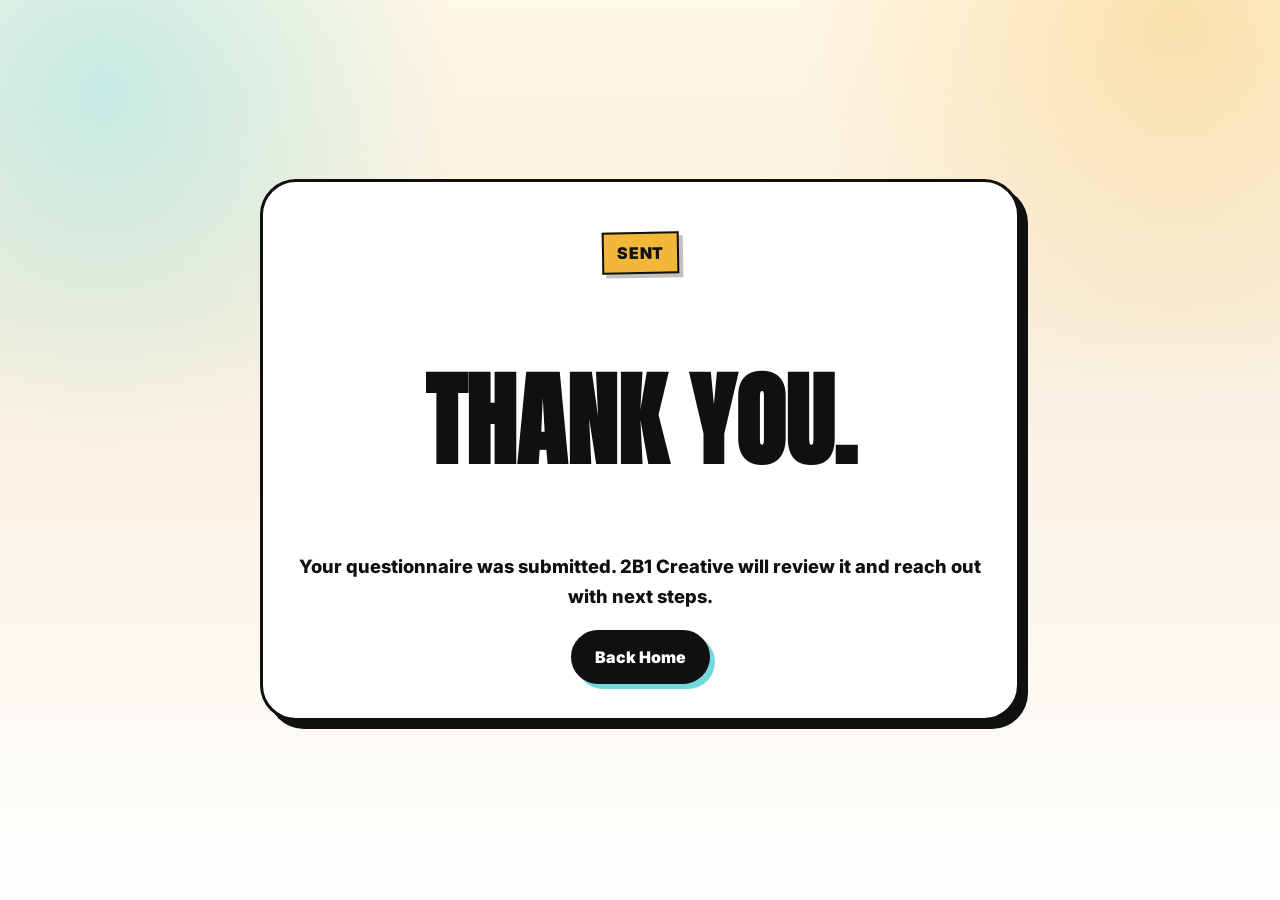
<file: thank-you.html>
<!DOCTYPE html><html lang="en"><head><meta charset="UTF-8"><meta name="viewport" content="width=device-width, initial-scale=1.0"><title>Thank You | 2B1 Creative</title><link rel="preconnect" href="https://fonts.googleapis.com"><link rel="preconnect" href="https://fonts.gstatic.com" crossorigin><link href="https://fonts.googleapis.com/css2?family=Anton&family=Inter:wght@400;700;900&display=swap" rel="stylesheet"><link rel="stylesheet" href="css/style.css"></head><body><main class="questionnaire" style="min-height:100vh;display:grid;place-items:center;"><section class="lead-form" style="max-width:760px;text-align:center;"><p class="eyebrow tape-yellow">Sent</p><h1 style="font-family:Anton,sans-serif;text-transform:uppercase;font-size:clamp(3rem,8vw,7rem);line-height:.9;">Thank you.</h1><p style="font-weight:800;font-size:1.15rem;line-height:1.6;">Your questionnaire was submitted. 2B1 Creative will review it and reach out with next steps.</p><a class="button black" href="index.html">Back Home</a></section></main></body></html>
</file>
<file: css/style.css>
:root{--ink:#101010;--paper:#fff7e7;--blue:#1254b8;--sky:#74d9df;--pink:#ee7f9e;--green:#04895f;--yellow:#f2b638;--shadow:8px 8px 0 var(--ink);--hero:clamp(3.3rem,9vw,10.3rem)}*{box-sizing:border-box}html{scroll-behavior:smooth}body{margin:0;color:var(--ink);font-family:Inter,system-ui,sans-serif;background:radial-gradient(circle at 8% 10%,rgba(116,217,223,.4),transparent 25%),radial-gradient(circle at 92% 2%,rgba(242,182,56,.32),transparent 26%),linear-gradient(180deg,#fff7e7 0%,#f8efde 35%,#fff 100%);overflow-x:hidden}.grain{position:fixed;inset:0;pointer-events:none;z-index:9999;opacity:.11;background-image:url("data:image/svg+xml,%3Csvg viewBox='0 0 300 300' xmlns='http://www.w3.org/2000/svg'%3E%3Cfilter id='n'%3E%3CfeTurbulence type='fractalNoise' baseFrequency='.85' numOctaves='4' stitchTiles='stitch'/%3E%3C/filter%3E%3Crect width='100%25' height='100%25' filter='url(%23n)' opacity='.55'/%3E%3C/svg%3E")}.progress{position:fixed;left:0;top:0;height:5px;background:var(--pink);z-index:10000;width:0}.nav{position:fixed;z-index:999;left:50%;top:18px;transform:translateX(-50%);width:min(1180px,calc(100% - 28px));display:flex;align-items:center;justify-content:space-between;gap:14px;padding:13px 14px 13px 24px;border:2px solid var(--ink);border-radius:999px;background:rgba(255,247,231,.84);backdrop-filter:blur(18px);box-shadow:5px 5px 0 rgba(16,16,16,.18)}.brand.text-only{font-weight:950;text-decoration:none;color:var(--ink);font-size:1.12rem}.links{display:flex;align-items:center;gap:8px}.links a{font-size:14px;font-weight:900;text-decoration:none;color:var(--ink);padding:11px 13px;border-radius:999px}.links a:hover{background:#fff}.links .pill{background:var(--ink);color:white}.menu{display:none;border:0;background:var(--ink);color:white;border-radius:999px;padding:11px 15px;font-weight:950}.hero{min-height:100vh;position:relative;padding:145px 7vw 90px;overflow:hidden}.ripped{position:absolute;z-index:-1;filter:drop-shadow(0 18px 25px rgba(0,0,0,.1))}.blue-rip{right:-8vw;top:-4vw;width:52vw;height:32vh;background:var(--blue);transform:rotate(4deg);clip-path:polygon(0 0,100% 0,100% 75%,86% 68%,70% 92%,50% 74%,35% 87%,18% 72%,0 83%)}.gold-rip{left:-9vw;top:-3vw;width:58vw;height:29vh;background:var(--yellow);transform:rotate(-6deg);clip-path:polygon(0 0,100% 0,96% 70%,75% 86%,55% 70%,35% 93%,16% 75%,0 88%)}.ticker{position:absolute;left:0;right:0;overflow:hidden;border-block:2px solid var(--ink);background:var(--ink);color:white}.top-ticker{top:94px;transform:rotate(-1deg)}.ticker div{display:flex;gap:34px;white-space:nowrap;animation:ticker 24s linear infinite;padding:10px 0}.ticker span{font-family:Anton,sans-serif;text-transform:uppercase;font-size:1.1rem}@keyframes ticker{to{transform:translateX(-50%)}}.hero-stage{display:grid;grid-template-columns:minmax(0,1.05fr) minmax(340px,.85fr);gap:54px;align-items:center}.stamp,.eyebrow{display:inline-block;font-weight:950;text-transform:uppercase;letter-spacing:.045em;padding:9px 13px;border:2px solid var(--ink);box-shadow:4px 4px 0 rgba(16,16,16,.26);transform:rotate(-1deg);background:white}.hero h1{margin:24px 0 20px;font-family:Anton,Impact,sans-serif;text-transform:uppercase;font-size:var(--hero);line-height:.86;letter-spacing:-.03em;max-width:820px}.hero h1 .line{display:block}.collage b{display:inline-block;background:var(--pink);padding:0 .08em .07em;transform:rotate(-1.5deg)}.collage em{font-family:Instrument Serif,serif;text-transform:none;font-weight:400;letter-spacing:-.05em;margin-left:.06em;white-space:nowrap}.hero-text{max-width:740px;font-size:clamp(1.05rem,2vw,1.35rem);font-weight:700;line-height:1.55}.hero-actions{display:flex;gap:16px;flex-wrap:wrap;margin-top:30px}.button{min-height:54px;padding:15px 22px;border-radius:999px;border:2px solid var(--ink);display:inline-flex;align-items:center;justify-content:center;font-weight:950;text-decoration:none;color:var(--ink);box-shadow:5px 5px 0 var(--ink);transition:.22s ease;cursor:pointer}.button:hover{transform:translate(-3px,-3px);box-shadow:8px 8px 0 var(--ink)}.button.black{background:var(--ink);color:white;box-shadow:5px 5px 0 var(--sky)}.button.black:hover{box-shadow:8px 8px 0 var(--sky)}.button.paper{background:white}.button.full{width:100%}.hero-orbit{min-height:580px;position:relative}.orbit-card{position:absolute;inset:50% auto auto 50%;transform:translate(-50%,-50%) rotate(1.5deg);width:min(430px,92%);background:white;border:3px solid var(--ink);border-radius:32px;padding:32px;box-shadow:var(--shadow)}.label{display:inline-block;background:var(--green);color:white;font-weight:950;padding:8px 12px;text-transform:uppercase;transform:rotate(-2deg)}.label.alt{background:var(--blue)}.price-pill,.offer-panel strong{display:inline-block;margin-top:14px;background:var(--ink);color:#fff;border-radius:999px;padding:12px 16px;font-weight:950}.orbit-card h2{font-family:Anton,sans-serif;text-transform:uppercase;font-size:clamp(2.2rem,3.2vw,3.2rem);line-height:.95;margin:24px 0 12px}.orbit-card p{font-weight:700;line-height:1.55}.mini-card{position:absolute;background:var(--paper);border:2px solid var(--ink);border-radius:18px;padding:15px 20px;font-family:Anton,sans-serif;text-transform:uppercase;font-size:1.5rem;box-shadow:5px 5px 0 var(--ink);animation:float 5s ease-in-out infinite}.m1{left:4%;top:15%;background:#ccefff}.m2{right:6%;top:22%;background:#ffd7e1;animation-delay:.7s}.m3{left:8%;bottom:18%;background:#fff0b9;animation-delay:1.4s}.m4{right:13%;bottom:9%;background:#c8f1df;animation-delay:2s}.scribble{position:absolute;font-size:4rem;font-weight:950;animation:spinFloat 6s ease-in-out infinite}.s1{right:8%;top:5%;color:var(--blue)}.s2{left:2%;top:45%}.s3{right:0;bottom:35%;color:var(--pink)}@keyframes float{50%{transform:translateY(-20px) rotate(5deg)}}@keyframes spinFloat{50%{transform:translateY(-18px) rotate(18deg)}}.manifesto{padding:120px 7vw;background:var(--ink);color:white;position:relative;overflow:hidden}.manifesto h2{font-family:Anton,sans-serif;text-transform:uppercase;font-size:clamp(3rem,7vw,8rem);line-height:.96;margin:24px 0 0}.tape-green{background:var(--green);color:white}.tape-blue{background:var(--blue);color:white}.tape-pink{background:var(--pink)}.tape-yellow{background:var(--yellow)}.machine,.offers,.services,.proof,.receipts,.scorecard,.questionnaire{padding:115px 7vw}.machine{display:grid;grid-template-columns:.9fr 1.1fr;gap:50px;align-items:center}.machine h2,.section-head h2,.score-copy h2{font-family:Anton,sans-serif;text-transform:uppercase;font-size:clamp(2.8rem,5.8vw,6.6rem);line-height:.95;margin:18px 0}.machine p,.section-head p,.score-copy p{font-size:1.12rem;font-weight:700;line-height:1.65}.machine-map{height:620px;position:relative;background:#fff;border:3px solid var(--ink);border-radius:40px;box-shadow:var(--shadow);overflow:hidden}.machine-map:before{content:"";position:absolute;inset:0;background-image:linear-gradient(rgba(18,84,184,.08) 1px,transparent 1px),linear-gradient(90deg,rgba(18,84,184,.08) 1px,transparent 1px);background-size:28px 28px}.node{position:absolute;width:185px;min-height:112px;border:2px solid var(--ink);background:var(--paper);border-radius:22px;box-shadow:5px 5px 0 var(--ink);padding:18px;display:flex;flex-direction:column;justify-content:center}.node strong{font-family:Anton,sans-serif;text-transform:uppercase;font-size:1.8rem}.node span{font-weight:800}.center{left:50%;top:50%;transform:translate(-50%,-50%);background:var(--pink);text-align:center;width:230px;height:150px}.n1{left:8%;top:10%;background:#ccefff}.n2{right:9%;top:13%;background:#fff0b9}.n3{right:10%;bottom:15%;background:#c8f1df}.n4{left:10%;bottom:16%;background:#ffd7e1}.numbers{display:grid;grid-template-columns:repeat(4,1fr);gap:18px;padding:60px 7vw;background:var(--blue);color:white}.num{background:white;color:var(--ink);border:2px solid var(--ink);border-radius:26px;padding:26px;box-shadow:6px 6px 0 var(--ink)}.num b{font-family:Anton,sans-serif;font-size:clamp(2.5rem,4.5vw,5rem)}.num p{font-weight:850;line-height:1.35}.section-head{max-width:1000px;margin-bottom:45px}.offer-layout{display:grid;grid-template-columns:1.1fr .9fr;gap:24px}.offer-panel{background:#fff;border:3px solid var(--ink);border-radius:34px;padding:34px;box-shadow:var(--shadow)}.offer-panel.primary-offer{background:#fff0b9}.offer-panel h3{font-family:Anton,sans-serif;text-transform:uppercase;font-size:clamp(2.4rem,4vw,4.8rem);line-height:.95;margin:22px 0 16px}.offer-panel p{font-weight:750;line-height:1.6}.service-showcase{display:grid;grid-template-columns:360px 1fr;gap:24px}.service-tabs{display:flex;flex-direction:column;gap:12px}.service-tabs button{text-align:left;border:2px solid var(--ink);background:white;border-radius:18px;padding:17px 18px;font-weight:950;cursor:pointer;box-shadow:4px 4px 0 var(--ink);transition:.2s}.service-tabs button.active,.service-tabs button:hover{background:var(--sky);transform:translate(-2px,-2px)}.service-display{min-height:560px;background:#fff;border:3px solid var(--ink);border-radius:34px;box-shadow:var(--shadow);padding:38px;position:sticky;top:115px}.service-display h3{font-family:Anton,sans-serif;text-transform:uppercase;font-size:clamp(3rem,5vw,6rem);line-height:.9;margin:0 0 18px}.service-display p{font-size:1.1rem;font-weight:750;line-height:1.6}.service-display ul{display:grid;grid-template-columns:repeat(2,1fr);gap:12px 24px;padding-left:20px}.service-display li{font-weight:850;line-height:1.4}.service-price{display:inline-block;background:var(--pink);border:2px solid var(--ink);border-radius:999px;padding:10px 14px;font-weight:950;margin-bottom:18px}.proof{background:#fff}.case-stack{display:flex;flex-direction:column;gap:30px}.case{position:sticky;top:110px;background:var(--paper);border:3px solid var(--ink);border-radius:36px;box-shadow:var(--shadow);padding:34px;display:grid;grid-template-columns:90px 1fr;gap:26px}.case:nth-child(2){background:#ccefff;top:130px}.case:nth-child(3){background:#ffd7e1;top:150px}.case:nth-child(4){background:#fff0b9;top:170px}.case-index{font-family:Anton,sans-serif;font-size:4rem;color:var(--blue)}.case h3{font-family:Anton,sans-serif;text-transform:uppercase;font-size:clamp(2.3rem,4vw,5rem);line-height:.94;margin:0 0 14px}.case p{font-weight:750;line-height:1.55;font-size:1.05rem}.metrics{display:flex;flex-wrap:wrap;gap:10px;margin-top:18px}.metrics span{background:white;border:2px solid var(--ink);border-radius:999px;padding:10px 13px;font-weight:950}.receipt-grid{display:grid;grid-template-columns:repeat(4,1fr);gap:18px}.receipt{min-height:230px;border:3px dashed rgba(16,16,16,.55);border-radius:30px;background:white;display:grid;place-items:center;text-align:center;font-weight:950;color:rgba(16,16,16,.48);padding:20px}.receipt.tall{min-height:370px}.receipt.wide{grid-column:span 2}.scorecard{display:grid;grid-template-columns:.9fr 1.1fr;gap:40px;align-items:center;background:linear-gradient(135deg,#fff0b9,#dff9fb)}.score-box,.lead-form{background:white;border:3px solid var(--ink);border-radius:36px;box-shadow:var(--shadow);padding:34px}.dial{width:170px;height:170px;margin:0 auto 25px;border-radius:50%;background:var(--ink);color:white;border:10px solid var(--sky);display:grid;place-items:center;font-family:Anton,sans-serif}.dial span{font-size:4.3rem}.dial small{font-size:1.2rem}.score-box label{display:block;font-weight:900;margin:16px 0;line-height:1.35}.score-box input{margin-right:10px}.lead-form{max-width:980px;margin:auto}.form-grid{display:grid;grid-template-columns:1fr 1fr;gap:18px}.lead-form label{display:block;font-weight:950;margin-bottom:19px}.lead-form input,.lead-form select,.lead-form textarea{width:100%;margin-top:8px;border:2px solid var(--ink);border-radius:16px;padding:16px;font:inherit;background:#fff9ed}.lead-form textarea{resize:vertical}.footer{padding:36px 7vw;background:var(--ink);color:white;display:flex;align-items:center;justify-content:space-between;gap:20px}.footer a{color:var(--sky);font-weight:950}.reveal{opacity:0;transform:translateY(42px);transition:opacity .8s ease,transform .8s ease}.reveal.active{opacity:1;transform:translateY(0)}.delay-1{transition-delay:.1s}.delay-2{transition-delay:.2s}.delay-3{transition-delay:.3s}@media(max-width:1100px){.hero-stage,.machine,.scorecard,.service-showcase,.offer-layout{grid-template-columns:1fr}.hero h1{max-width:100%;font-size:clamp(3.4rem,13vw,8rem)}.hero-orbit{min-height:410px;margin-top:20px}.orbit-card{position:relative;left:auto;top:auto;transform:rotate(1deg);margin:auto;width:min(560px,100%)}.mini-card,.scribble{display:none}.numbers{grid-template-columns:repeat(2,1fr)}.service-display{position:relative;top:auto}}@media(max-width:800px){.menu{display:block}.links{position:absolute;left:0;right:0;top:68px;display:none;flex-direction:column;align-items:stretch;background:var(--paper);border:2px solid var(--ink);border-radius:24px;padding:13px}.links.open{display:flex}.links a{text-align:center}.hero{padding-top:135px}.top-ticker{top:82px}.machine-map{height:auto;padding:24px;display:grid;gap:14px}.machine-map:before{display:none}.node,.center{position:relative;left:auto;right:auto;top:auto;bottom:auto;transform:none;width:100%;height:auto;text-align:left}.numbers,.receipt-grid{grid-template-columns:1fr}.case{position:relative!important;top:auto!important;grid-template-columns:1fr;padding:24px}}@media(max-width:560px){.hero,.machine,.offers,.services,.proof,.receipts,.scorecard,.questionnaire{padding-left:20px;padding-right:20px}.nav{top:12px;width:calc(100% - 20px)}.brand.text-only{font-size:1rem}.hero h1{font-size:clamp(3rem,18vw,5.4rem);line-height:.9}.collage em{display:block;margin-left:0;margin-top:.06em;font-size:.8em}.stamp,.eyebrow{font-size:.78rem}.hero-actions{flex-direction:column}.button{width:100%}.manifesto{padding:85px 20px}.manifesto h2{font-size:clamp(2.6rem,14vw,4.5rem)}.service-display ul{grid-template-columns:1fr}.form-grid{grid-template-columns:1fr}.receipt.wide{grid-column:auto}}

.hidden-field{display:none!important}

.offer-link{cursor:pointer;transition:transform .22s ease}
.offer-link:hover{transform:translate(-3px,-3px)}
.service-cta{margin-top:24px}
.about-hero{min-height:70vh;position:relative;padding:155px 7vw 80px;overflow:hidden}
.about-hero h1{font-family:Anton,Impact,sans-serif;text-transform:uppercase;font-size:clamp(4rem,12vw,12rem);line-height:.82;letter-spacing:-.04em;margin:24px 0}
.about-hero h1 span{display:inline-block;background:var(--yellow);padding:0 .08em .06em;transform:rotate(-1deg)}
.about-intro{max-width:880px;font-size:clamp(1.08rem,2vw,1.45rem);font-weight:800;line-height:1.55}
.about-logo-section{padding:70px 7vw}
.brand-story-image{width:min(1100px,100%);display:block;margin:auto;border:3px solid var(--ink);border-radius:34px;box-shadow:var(--shadow)}
.about-story{padding:60px 7vw 120px;display:grid;gap:28px}
.story-card{background:#fff;border:3px solid var(--ink);border-radius:34px;box-shadow:var(--shadow);padding:34px}
.story-card h2{font-family:Anton,sans-serif;text-transform:uppercase;font-size:clamp(2.3rem,4.8vw,5.6rem);line-height:.95;margin:18px 0}
.story-card p{font-size:1.08rem;font-weight:750;line-height:1.65}
.final-story{background:#fff0b9}

@media(max-width:980px){
  .service-showcase{display:block}
  .service-tabs{display:grid;grid-template-columns:1fr;gap:14px;margin-bottom:20px}
  .service-display{
    margin-top:20px;
    min-height:auto;
    scroll-margin-top:95px;
    position:relative;
    z-index:2;
  }
  .case-stack{gap:18px}
  .case{
    position:sticky!important;
    top:88px!important;
  }
  .case:nth-child(2){top:100px!important}
  .case:nth-child(3){top:112px!important}
  .case:nth-child(4){top:124px!important}
}

@media(max-width:800px){
  .case{
    position:sticky!important;
    top:86px!important;
  }
  .case:nth-child(2){top:98px!important}
  .case:nth-child(3){top:110px!important}
  .case:nth-child(4){top:122px!important}
  .case p{font-size:.98rem}
  .case h3{font-size:clamp(2.1rem,11vw,3.7rem)}
  .case-index{font-size:3rem}
  .about-hero{padding:135px 20px 65px}
  .about-logo-section{padding:55px 20px}
  .about-story{padding:45px 20px 90px}
  .story-card{padding:24px}
}

@media(max-width:560px){
  .service-display{
    border-radius:28px;
    padding:24px;
  }
  .service-tabs button{
    min-height:64px;
    font-size:1rem;
  }
  .brand-story-image{
    border-radius:24px;
    box-shadow:5px 5px 0 var(--ink);
  }
}

.click-cue{
  display:block;
  margin-top:16px;
  font-weight:950;
  text-transform:uppercase;
  color:var(--blue);
}
.service-close{
  display:none;
  position:absolute;
  top:16px;
  right:16px;
  width:42px;
  height:42px;
  border:2px solid var(--ink);
  border-radius:50%;
  background:var(--ink);
  color:#fff;
  font-size:26px;
  font-weight:900;
  line-height:1;
  cursor:pointer;
  z-index:4;
}
.about-hero,.about-logo-section,.about-story{display:block}
.about-story{position:relative;z-index:2}

@media(max-width:980px){
  body.service-open{overflow:hidden}
  .service-display{
    display:none;
    position:fixed!important;
    inset:84px 14px 14px 14px;
    z-index:5000;
    overflow:auto;
    min-height:0!important;
    max-height:calc(100vh - 98px);
    margin:0!important;
    padding:28px 24px 34px!important;
    border-radius:30px!important;
    background:#fff!important;
  }
  .service-display.open{display:block}
  .service-close{display:grid;place-items:center}
  .service-price{margin-top:44px}
  .service-cta{position:sticky;bottom:0;margin-top:24px}
  .service-tabs button.active{background:var(--sky)}
}

@media(max-width:800px){
  .case-stack{
    padding-bottom:30px;
  }
  .case{
    position:sticky!important;
    top:84px!important;
    transform-origin:center top;
  }
  .case:nth-child(2){top:96px!important}
  .case:nth-child(3){top:108px!important}
  .case:nth-child(4){top:120px!important}
}

/* V2.5 Emotional About Page */
.about-page{background:radial-gradient(circle at 8% 8%,rgba(242,182,56,.26),transparent 24%),radial-gradient(circle at 90% 18%,rgba(116,217,223,.24),transparent 26%),linear-gradient(180deg,#fff7e7 0%,#f6ebd8 46%,#fff 100%)}
.about-emotional-hero{min-height:100vh;padding:135px 7vw 90px;display:grid;grid-template-columns:.95fr 1.05fr;gap:44px;align-items:center;position:relative;overflow:hidden}
.about-logo-frame{background:#fff;border:3px solid var(--ink);border-radius:38px;box-shadow:var(--shadow);padding:18px;transform:rotate(-1deg)}
.about-logo-frame img{width:100%;display:block;border-radius:26px}
.about-hero-copy h1{font-family:Anton,Impact,sans-serif;text-transform:uppercase;font-size:clamp(3.6rem,8vw,9rem);line-height:.88;letter-spacing:-.04em;margin:24px 0}
.about-hero-copy p:not(.stamp){font-size:clamp(1.1rem,2vw,1.45rem);line-height:1.55;font-weight:800}
.letter-section,.founder-story-section,.box-story-section,.chain-reaction-section,.creativity-section,.belief-section,.mission-section{padding:105px 7vw}
.letter-wrap,.founder-card,.connected-message,.creativity-wrap,.mission-story{max-width:1080px;margin:auto;background:#fff;border:3px solid var(--ink);border-radius:38px;box-shadow:var(--shadow);padding:clamp(28px,5vw,54px)}
.letter-wrap h2,.founder-card h2,.box-copy h2,.connected-message h2,.creativity-wrap h2,.mission-story h2{font-family:Anton,sans-serif;text-transform:uppercase;font-size:clamp(2.7rem,6vw,7rem);line-height:.92;letter-spacing:-.025em;margin:18px 0 22px}
.letter-wrap p,.founder-card p,.box-copy p,.connected-message p,.creativity-wrap p,.mission-story p{font-size:clamp(1.05rem,1.4vw,1.24rem);line-height:1.72;font-weight:740}
.big-line{font-family:Instrument Serif,serif;font-size:clamp(2.1rem,5vw,5rem)!important;line-height:1!important;font-weight:400!important;margin:26px 0!important}
.founder-story-section{display:grid;gap:34px}
.story-columns{display:grid;grid-template-columns:1fr 1fr;gap:34px}
.box-story-section{display:grid;grid-template-columns:.85fr 1.15fr;gap:48px;align-items:center}
.box-visual{min-height:520px;display:grid;place-items:center}
.animated-box{width:min(360px,78vw);aspect-ratio:1;border:8px solid var(--ink);position:relative;background:#fffdf6;box-shadow:var(--shadow)}
.box-core{position:absolute;left:50%;top:50%;transform:translate(-50%,-50%);font-family:Anton,sans-serif;font-size:7rem}
.sq{position:absolute;width:78px;height:78px;border:3px solid var(--ink);box-shadow:4px 4px 0 rgba(16,16,16,.28);animation:chainFloat 5s ease-in-out infinite}
.sq1{background:var(--yellow);right:-38px;top:35%;animation-delay:0s}.sq2{background:#148d83;right:-112px;top:13%;animation-delay:.45s}.sq3{background:var(--pink);right:-180px;top:-10%;animation-delay:.9s}.sq4{background:transparent;right:18px;top:31%;animation-delay:1.2s}
@keyframes chainFloat{50%{transform:translateY(-16px) rotate(6deg)}}
.box-copy{background:#fff;border:3px solid var(--ink);border-radius:38px;box-shadow:var(--shadow);padding:clamp(28px,5vw,54px)}
.reaction-grid{display:grid;grid-template-columns:repeat(3,1fr);gap:24px;margin:44px 0}
.reaction-card{background:#fff;border:3px solid var(--ink);border-radius:34px;box-shadow:var(--shadow);padding:30px;min-height:330px}
.reaction-square{display:block;width:76px;height:76px;border:3px solid var(--ink);box-shadow:5px 5px 0 var(--ink);margin-bottom:26px}.yellow-square{background:var(--yellow)}.teal-square{background:#148d83}.pink-square{background:var(--pink)}
.reaction-card h3{font-family:Anton,sans-serif;text-transform:uppercase;font-size:clamp(2rem,3vw,3.2rem);line-height:.95;margin:0 0 16px}
.reaction-card p{font-weight:760;line-height:1.6;font-size:1.05rem}
.creativity-wrap{background:#fff0b9}.creativity-wrap p{font-size:clamp(1.2rem,2vw,1.65rem)}
.belief-section{background:var(--ink);color:#fff}.belief-board{max-width:1200px;margin:auto}.belief-line{font-family:Anton,sans-serif;text-transform:uppercase;font-size:clamp(2.8rem,7vw,8rem);line-height:.95;margin:24px 0}.belief-line span{display:inline-block;color:var(--ink);background:var(--sky);padding:0 .08em .06em;transform:rotate(-1deg)}.belief-line:nth-child(2) span{background:var(--yellow)}.belief-line:nth-child(3) span{background:var(--pink)}.belief-line:nth-child(4) span{background:#fff}
.mission-story{text-align:center;background:#fff}.mission-final{display:flex;flex-direction:column;gap:8px;margin:34px 0}.mission-final span{font-family:Anton,sans-serif;text-transform:uppercase;font-size:clamp(2.4rem,6vw,6rem);line-height:.9}
@media(max-width:980px){.about-emotional-hero,.box-story-section,.story-columns,.reaction-grid{grid-template-columns:1fr}.about-emotional-hero{min-height:auto;padding-top:130px}.box-visual{min-height:430px;overflow:hidden}.animated-box{width:min(300px,70vw)}.sq{width:58px;height:58px}.sq2{right:-82px}.sq3{right:-130px}}
@media(max-width:560px){.about-emotional-hero,.letter-section,.founder-story-section,.box-story-section,.chain-reaction-section,.creativity-section,.belief-section,.mission-section{padding-left:20px;padding-right:20px}.about-logo-frame{padding:10px;border-radius:26px;box-shadow:5px 5px 0 var(--ink)}.about-logo-frame img{border-radius:18px}.letter-wrap,.founder-card,.box-copy,.connected-message,.creativity-wrap,.mission-story,.reaction-card{border-radius:28px;box-shadow:5px 5px 0 var(--ink)}}

/* V2.6 Final polish: readability, logo-box structure, client proof images */
.hero h1,
.about-hero-copy h1,
.about-emotional-hero h1{
  line-height:1.02 !important;
  letter-spacing:-0.012em !important;
  max-width:980px;
}
.hero h1 .line,
.about-hero-copy h1 .line{
  margin-bottom:.06em;
}
.collage b{
  padding-bottom:.11em !important;
}
.collage em{
  line-height:1.08 !important;
}
.about-hero-copy h1{
  font-size:clamp(3.2rem,7.3vw,8.2rem) !important;
}
@media(max-width:760px){
  .hero h1,
  .about-hero-copy h1,
  .about-emotional-hero h1{
    line-height:1.04 !important;
    letter-spacing:-0.005em !important;
  }
}

/* Make the B1 logo animation feel more structured and stop squares from clipping on mobile */
.box-visual{
  overflow:visible !important;
  padding:72px 110px 72px 40px;
}
.animated-box{
  overflow:visible !important;
  isolation:isolate;
}
.animated-box::before{
  content:"";
  position:absolute;
  inset:18px -88px -18px 18px;
  border:3px dashed rgba(16,16,16,.16);
  border-radius:12px;
  z-index:-1;
}
.animated-box::after{
  content:"IDEA CHAIN";
  position:absolute;
  right:-110px;
  bottom:-48px;
  font-size:.78rem;
  font-weight:950;
  letter-spacing:.12em;
  color:rgba(16,16,16,.55);
}
.sq{ z-index:2; }
.sq1{right:-34px!important;top:38%!important}
.sq2{right:-98px!important;top:18%!important}
.sq3{right:-154px!important;top:-4%!important}
.sq4{right:18px!important;top:33%!important;background:#fff!important}
@media(max-width:980px){
  .box-visual{
    padding:50px 95px 78px 24px;
    min-height:470px !important;
  }
  .animated-box{ width:min(255px,58vw)!important; }
  .animated-box::before{ inset:16px -76px -16px 16px; }
  .animated-box::after{ right:-86px; bottom:-42px; font-size:.66rem; }
  .sq{width:48px!important;height:48px!important}
  .sq1{right:-24px!important;top:40%!important}
  .sq2{right:-68px!important;top:20%!important}
  .sq3{right:-106px!important;top:2%!important}
}
@media(max-width:560px){
  .box-visual{ padding:46px 82px 70px 14px; min-height:390px !important; }
  .animated-box{ width:min(225px,58vw)!important; }
  .box-core{ font-size:5.3rem!important; }
  .sq{width:42px!important;height:42px!important}
  .sq2{right:-58px!important}
  .sq3{right:-92px!important}
}

/* Client Love proof image wall */
.client-proof-grid{ align-items:stretch; }
.proof-img{
  overflow:hidden;
  padding:0!important;
  display:flex!important;
  flex-direction:column;
  justify-content:space-between;
  background:#070b10!important;
  border-style:solid!important;
  color:#fff!important;
}
.proof-img img{
  width:100%;
  height:100%;
  min-height:230px;
  object-fit:cover;
  display:block;
  border-radius:24px 24px 0 0;
}
.proof-img.tall img{ min-height:370px; }
.proof-img.wide img{ min-height:320px; }
.proof-img figcaption{
  padding:14px 16px 16px;
  font-weight:950;
  text-transform:uppercase;
  letter-spacing:.04em;
  color:#fff;
  background:#101010;
  border-top:2px solid rgba(255,255,255,.12);
}
@media(max-width:900px){
  .client-proof-grid{ grid-template-columns:1fr!important; }
  .proof-img img,
  .proof-img.tall img,
  .proof-img.wide img{
    min-height:auto;
    max-height:none;
    object-fit:contain;
    background:#070b10;
  }
}
.case p,
.story-card p,
.founder-card p,
.letter-wrap p,
.box-copy p,
.connected-message p,
.creativity-wrap p,
.mission-story p{ letter-spacing:.005em; }
/* Mobile sticky case study fix */
@media (max-width: 800px) {
  .case-stack {
    gap: 42px;
  }

  .case {
    position: sticky !important;
    top: 92px !important;
    margin-bottom: 70px;
  }

  .case:nth-child(2) {
    top: 104px !important;
  }

  .case:nth-child(3) {
    top: 116px !important;
  }

  .case:nth-child(4) {
    top: 128px !important;
  }

  .case:last-child {
    margin-bottom: 0;
  }
}
/* Mobile sticky case cards: keep effect, but allow tall cards to be read */
@media (max-width: 800px) {
  .case {
    position: sticky !important;
    top: 88px !important;

    max-height: calc(100vh - 115px);
    overflow-y: auto;
    -webkit-overflow-scrolling: touch;

    margin-bottom: 44px;
  }

  .case:nth-child(2),
  .case:nth-child(3),
  .case:nth-child(4) {
    top: 88px !important;
  }

  .case:last-child {
    margin-bottom: 0;
  }
}
</file>
